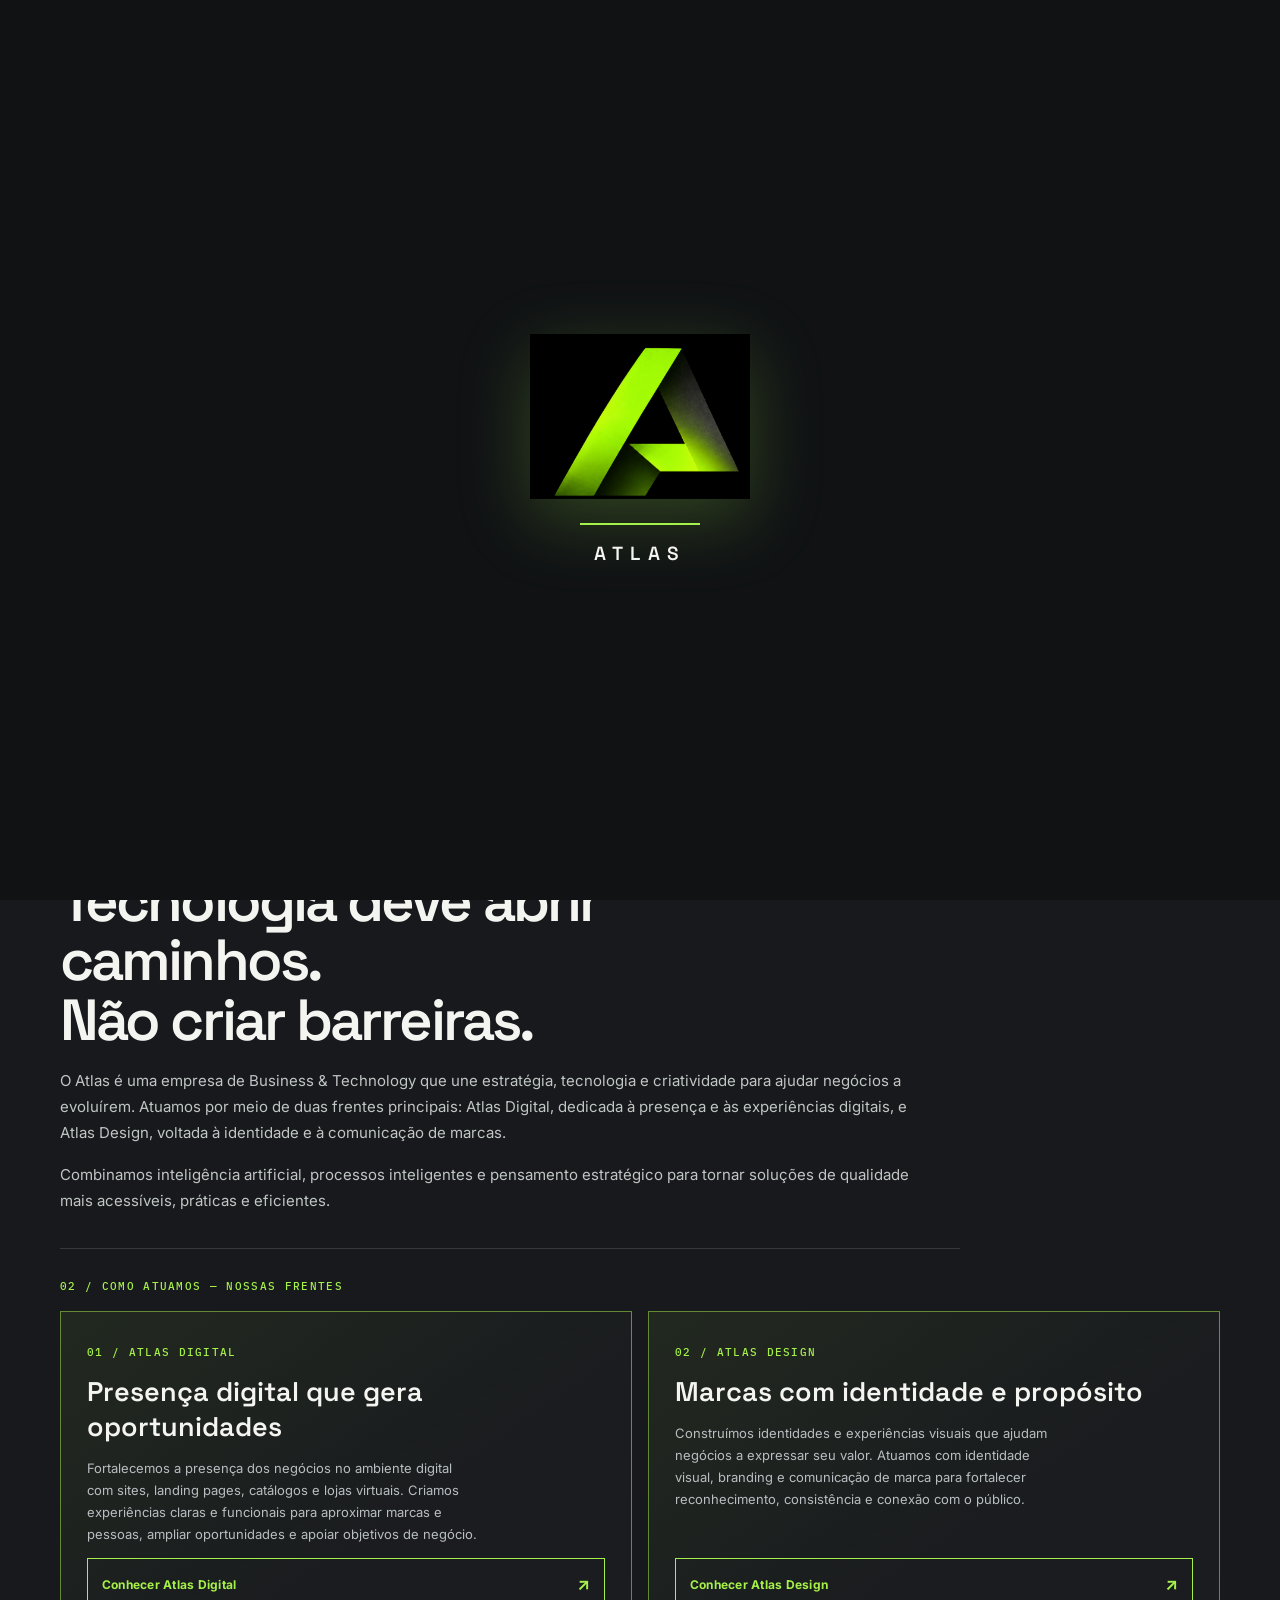
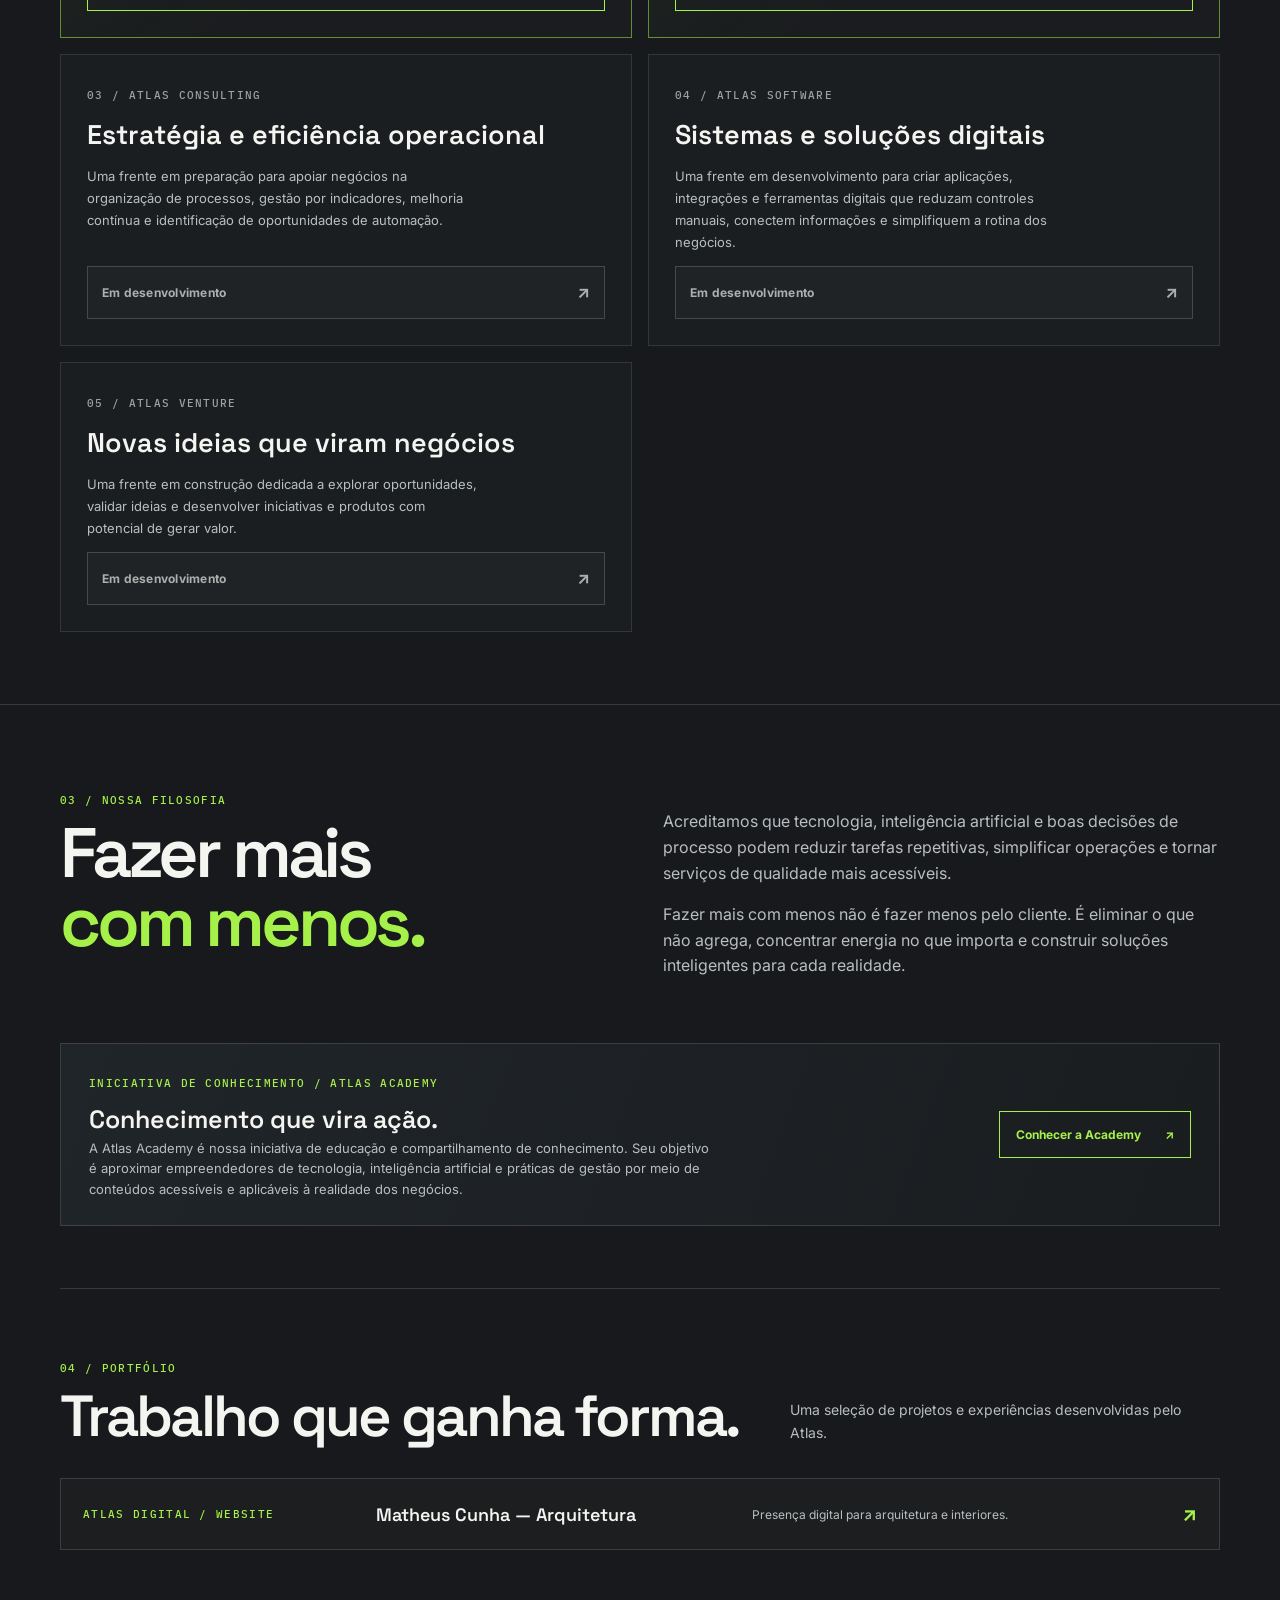
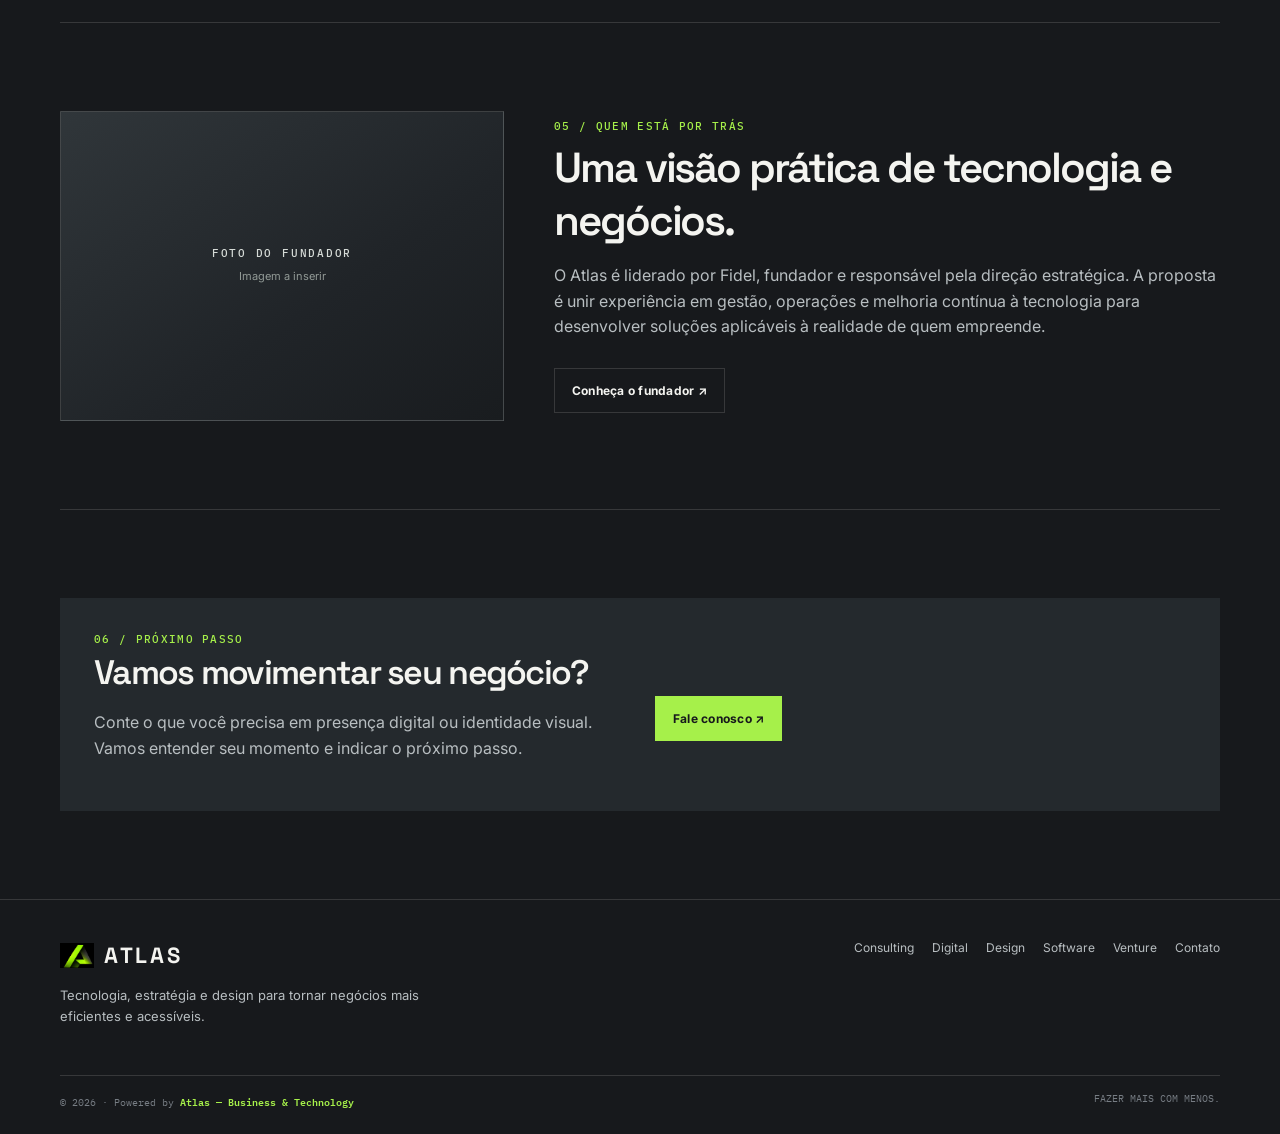
<file: atlas/index.html>
<!doctype html><html lang="pt-BR"><head><meta charset="utf-8"><meta name="viewport" content="width=device-width,initial-scale=1"><meta name="description" content="Atlas — Business & Technology. Estratégia, experiências digitais e identidade de marca para negócios."><meta name="theme-color" content="#17191C"><title>Início | Atlas</title><link rel="stylesheet" href="./assets/site.css"></head><body><div class="intro"><div class="intro-inner"><img class="intro-symbol" src="./assets/atlas-simbolo-A.png" alt="Atlas"><div class="intro-line"></div><div class="intro-word">ATLAS</div></div></div><header class="topbar wrap"><a class="brand" href="./index.html"><img src="./assets/atlas-simbolo-A.png" alt="Símbolo Atlas">ATLAS</a><button class="menu-toggle" aria-label="Abrir menu">MENU</button><nav class="nav"><a class="active" href="./index.html">Início</a><a class="" href="./consulting/index.html">Consulting</a><a class="" href="./digital/index.html">Digital</a><a class="" href="./design/index.html">Design</a><a class="" href="./software/index.html">Software</a><a class="" href="./venture/index.html">Venture</a></nav><a class="nav-cta" href="./contato/index.html">Fale conosco ↗</a></header>
<main>
<section class="hero wrap">
 <div class="reveal"><div class="mono">BUSINESS & TECHNOLOGY / ECOSSISTEMA DIGITAL</div><h1>O mundo mudou.<br><span>Seu negócio também.</span></h1><p>Unimos presença digital e design para ajudar negócios a se apresentarem melhor, conquistarem confiança e criarem novas oportunidades.</p><div class="actions"><a class="btn" href="#ecossistema">Conheça nossas soluções ↘</a></div></div>
 <div class="hero-art"><img src="./assets/atlas-logo-aprovado.png" alt="Logotipo Atlas"></div>
</section>
<section class="section wrap manifesto-ecosystem" id="ecossistema">
 <div class="manifesto-copy">
  <div class="mono">01 / O QUE É O ATLAS</div>
  <h2>Tecnologia deve abrir caminhos.<br>Não criar barreiras.</h2>
  <p>O Atlas é uma empresa de Business &amp; Technology que une estratégia, tecnologia e criatividade para ajudar negócios a evoluírem. Atuamos por meio de duas frentes principais: Atlas Digital, dedicada à presença e às experiências digitais, e Atlas Design, voltada à identidade e à comunicação de marcas.</p>
  <p>Combinamos inteligência artificial, processos inteligentes e pensamento estratégico para tornar soluções de qualidade mais acessíveis, práticas e eficientes.</p>
 </div>
 <div class="mono fronts-label">02 / COMO ATUAMOS — NOSSAS FRENTES</div>
 <div class="grid ecosystem-grid">
  <a class="unit-card is-live" href="./digital/index.html">
   <div><span class="mono">01 / ATLAS DIGITAL</span><h3>Presença digital que gera oportunidades</h3><p>Fortalecemos a presença dos negócios no ambiente digital com sites, landing pages, catálogos e lojas virtuais. Criamos experiências claras e funcionais para aproximar marcas e pessoas, ampliar oportunidades e apoiar objetivos de negócio.</p></div>
   <span class="unit-action">Conhecer Atlas Digital <b>↗</b></span>
  </a>
  <a class="unit-card is-live" href="./design/index.html">
   <div><span class="mono">02 / ATLAS DESIGN</span><h3>Marcas com identidade e propósito</h3><p>Construímos identidades e experiências visuais que ajudam negócios a expressar seu valor. Atuamos com identidade visual, branding e comunicação de marca para fortalecer reconhecimento, consistência e conexão com o público.</p></div>
   <span class="unit-action">Conhecer Atlas Design <b>↗</b></span>
  </a>
  <a class="unit-card is-soon" href="./consulting/index.html">
   <div><span class="mono">03 / ATLAS CONSULTING</span><h3>Estratégia e eficiência operacional</h3><p>Uma frente em preparação para apoiar negócios na organização de processos, gestão por indicadores, melhoria contínua e identificação de oportunidades de automação.</p></div>
   <span class="unit-action soon-action">Em desenvolvimento <b>↗</b></span>
  </a>
  <a class="unit-card is-soon" href="./software/index.html">
   <div><span class="mono">04 / ATLAS SOFTWARE</span><h3>Sistemas e soluções digitais</h3><p>Uma frente em desenvolvimento para criar aplicações, integrações e ferramentas digitais que reduzam controles manuais, conectem informações e simplifiquem a rotina dos negócios.</p></div>
   <span class="unit-action soon-action">Em desenvolvimento <b>↗</b></span>
  </a>
  <a class="unit-card is-soon" href="./venture/index.html">
   <div><span class="mono">05 / ATLAS VENTURE</span><h3>Novas ideias que viram negócios</h3><p>Uma frente em construção dedicada a explorar oportunidades, validar ideias e desenvolver iniciativas e produtos com potencial de gerar valor.</p></div>
   <span class="unit-action soon-action">Em desenvolvimento <b>↗</b></span>
  </a>
 </div>
</section>
<section class="section philosophy-section" id="filosofia">
 <div class="wrap two-col">
  <div><div class="mono">03 / NOSSA FILOSOFIA</div><h2 style="font:600 clamp(40px,6vw,70px)/.98 var(--display);letter-spacing:-.06em">Fazer mais<br><span class="lime">com menos.</span></h2></div>
  <div>
   <p class="muted">Acreditamos que tecnologia, inteligência artificial e boas decisões de processo podem reduzir tarefas repetitivas, simplificar operações e tornar serviços de qualidade mais acessíveis.</p>
   <p class="muted">Fazer mais com menos não é fazer menos pelo cliente. É eliminar o que não agrega, concentrar energia no que importa e construir soluções inteligentes para cada realidade.</p>
   
  </div>
 </div>
 <div class="wrap insights-bridge">
  <div><span class="mono">INICIATIVA DE CONHECIMENTO / ATLAS ACADEMY</span><h3>Conhecimento que vira ação.</h3><p>A Atlas Academy é nossa iniciativa de educação e compartilhamento de conhecimento. Seu objetivo é aproximar empreendedores de tecnologia, inteligência artificial e práticas de gestão por meio de conteúdos acessíveis e aplicáveis à realidade dos negócios.</p></div>
  <a class="insights-link" href="./academy/index.html">Conhecer a Academy <b>↗</b></a>
 </div>
</section>
<section class="section wrap portfolio-section">
 <div class="section-head">
  <div><div class="mono">04 / PORTFÓLIO</div><h2>Trabalho que ganha forma.</h2></div>
  <p class="section-intro">Uma seleção de projetos e experiências desenvolvidas pelo Atlas.</p>
 </div>
 <a class="portfolio-item" href="./digital/index.html">
  <span class="mono">ATLAS DIGITAL / WEBSITE</span>
  <strong>Matheus Cunha — Arquitetura</strong>
  <span>Presença digital para arquitetura e interiores.</span>
  <b>↗</b>
 </a>
</section>
<section class="section wrap">
 <div class="founder">
  <a class="founder-photo" href="./fundador/index.html" aria-label="Conheça o fundador do Atlas">
   <span>FOTO DO FUNDADOR</span><small>Imagem a inserir</small>
  </a>
  <div>
   <div class="mono">05 / QUEM ESTÁ POR TRÁS</div>
   <h2>Uma visão prática de tecnologia e negócios.</h2>
   <p class="muted">O Atlas é liderado por Fidel, fundador e responsável pela direção estratégica. A proposta é unir experiência em gestão, operações e melhoria contínua à tecnologia para desenvolver soluções aplicáveis à realidade de quem empreende.</p>
   <div class="actions">
    <a class="btn secondary" href="./fundador/index.html">Conheça o fundador ↗</a>
   </div>
  </div>
 </div>
</section>
<section class="section wrap"><div class="contact-panel"><div><div class="mono">06 / PRÓXIMO PASSO</div><h2>Vamos movimentar seu negócio?</h2><p class="muted">Conte o que você precisa em presença digital ou identidade visual. Vamos entender seu momento e indicar o próximo passo.</p></div><div class="actions" style="align-content:center"><a class="btn" href="./contato/index.html">Fale conosco ↗</a></div></div></section>
</main><footer class="footer"><div class="wrap"><div class="footer-top"><div><a class="brand" href="./index.html"><img src="./assets/atlas-simbolo-A.png" alt="">ATLAS</a><p class="muted" style="max-width:360px;font-size:13px">Tecnologia, estratégia e design para tornar negócios mais eficientes e acessíveis.</p></div><div class="footer-links"><a href="./consulting/index.html">Consulting</a><a href="./digital/index.html">Digital</a><a href="./design/index.html">Design</a><a href="./software/index.html">Software</a><a href="./venture/index.html">Venture</a><a href="./contato/index.html">Contato</a></div></div><div class="footer-bottom"><span>© <span data-year></span> · Powered by <strong class="powered-brand">Atlas — Business &amp; Technology</strong></span><span>FAZER MAIS COM MENOS.</span></div></div></footer><script src="./assets/site.js"></script></body></html>
</file>
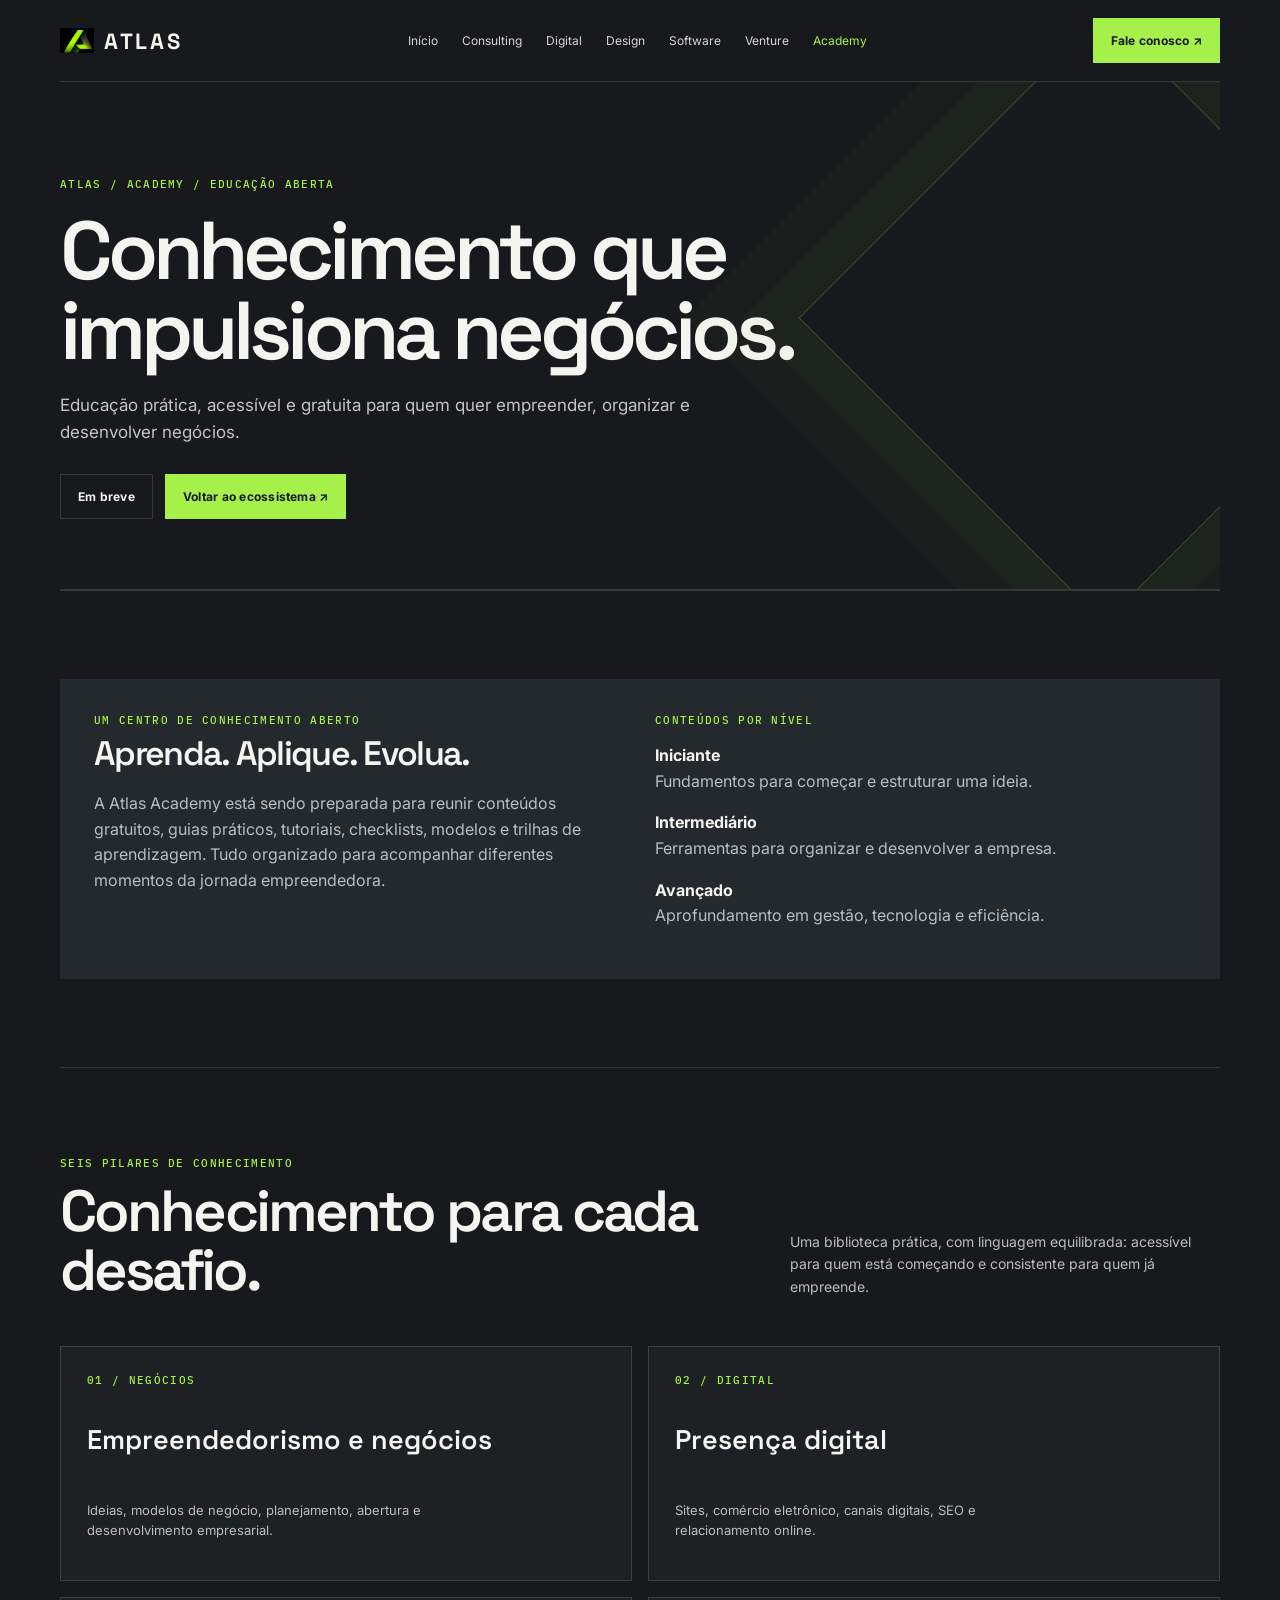
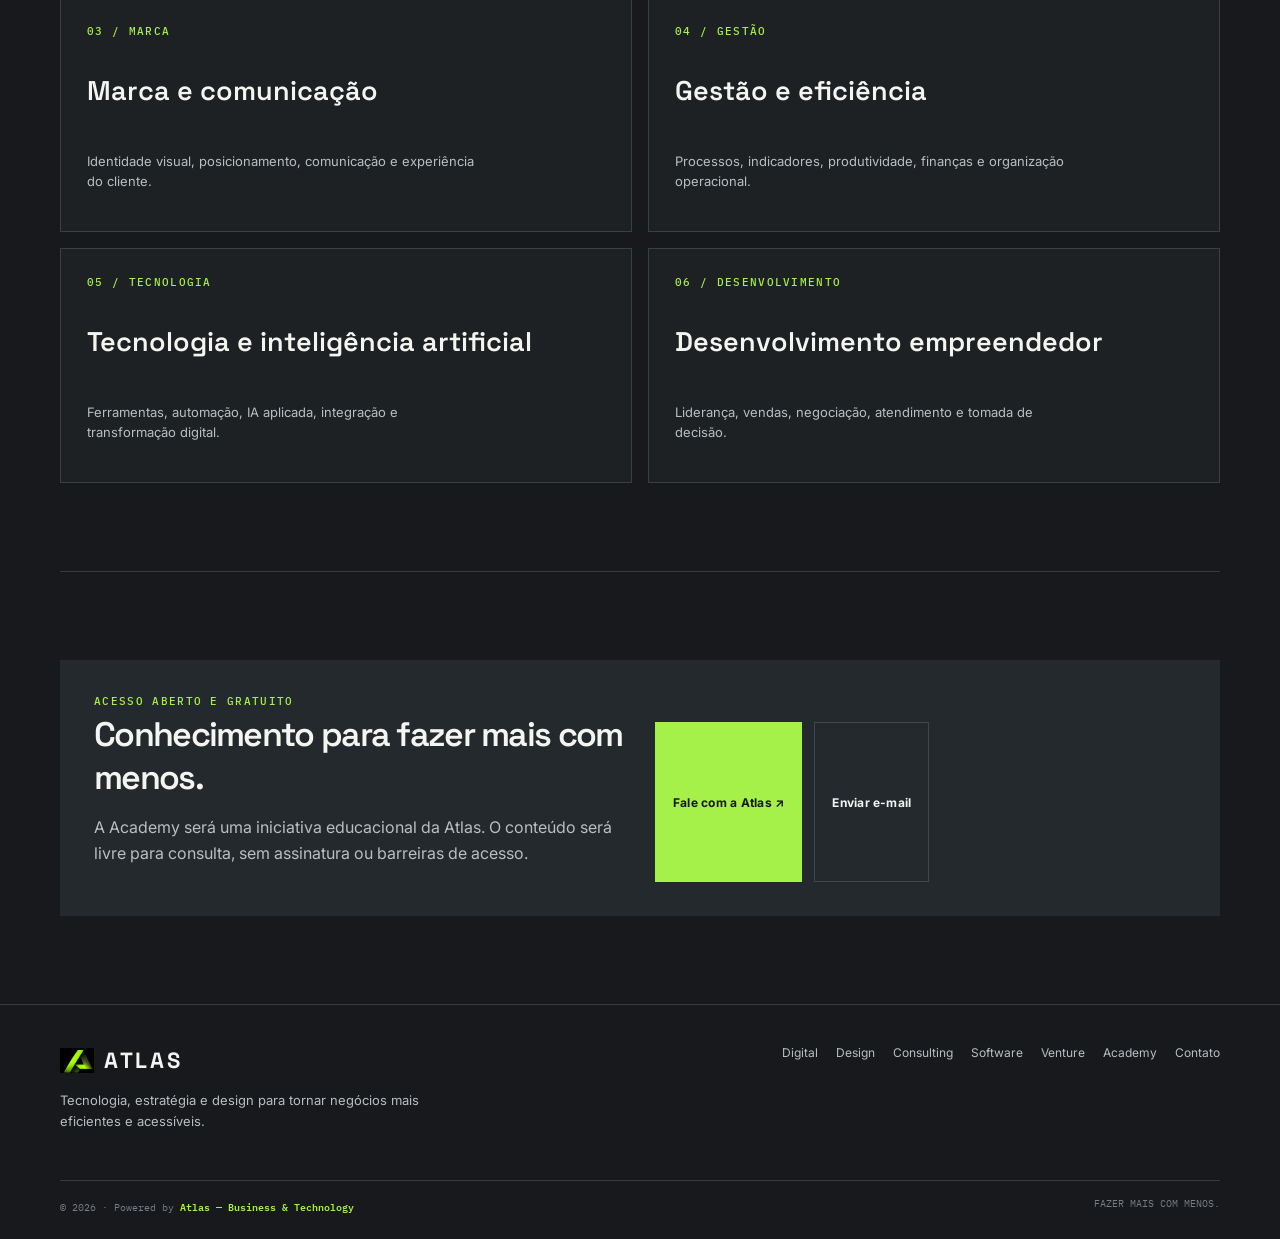
<file: atlas/academy/index.html>
<!doctype html><html lang="pt-BR"><head><meta charset="utf-8"><meta name="viewport" content="width=device-width,initial-scale=1"><meta name="description" content="Atlas Academy — conhecimento aberto e gratuito para empreendedores."><meta name="theme-color" content="#17191C"><title>Atlas Academy | Em breve</title><link rel="stylesheet" href="../assets/site.css"></head><body>
<header class="topbar wrap"><a class="brand" href="../index.html"><img src="../assets/atlas-simbolo-A.png" alt="Símbolo Atlas">ATLAS</a><button class="menu-toggle" aria-label="Abrir menu">MENU</button><nav class="nav"><a href="../index.html">Início</a><a href="../consulting/index.html">Consulting</a><a href="../digital/index.html">Digital</a><a href="../design/index.html">Design</a><a href="../software/index.html">Software</a><a href="../venture/index.html">Venture</a><a class="active" href="./index.html">Academy</a></nav><a class="nav-cta" href="../contato/index.html">Fale conosco ↗</a></header>
<main>
<section class="page-hero wrap"><div class="mono">ATLAS / ACADEMY / EDUCAÇÃO ABERTA</div><h1>Conhecimento que impulsiona negócios.</h1><p>Educação prática, acessível e gratuita para quem quer empreender, organizar e desenvolver negócios.</p><div class="actions"><span class="btn secondary" aria-label="Atlas Academy em breve">Em breve</span><a class="btn" href="../index.html#ecossistema">Voltar ao ecossistema ↗</a></div></section>
<section class="section wrap"><div class="contact-panel"><div><div class="mono">UM CENTRO DE CONHECIMENTO ABERTO</div><h2>Aprenda. Aplique. Evolua.</h2><p class="muted">A Atlas Academy está sendo preparada para reunir conteúdos gratuitos, guias práticos, tutoriais, checklists, modelos e trilhas de aprendizagem. Tudo organizado para acompanhar diferentes momentos da jornada empreendedora.</p></div><div><div class="mono">CONTEÚDOS POR NÍVEL</div><p><strong>Iniciante</strong><br><span class="muted">Fundamentos para começar e estruturar uma ideia.</span></p><p><strong>Intermediário</strong><br><span class="muted">Ferramentas para organizar e desenvolver a empresa.</span></p><p><strong>Avançado</strong><br><span class="muted">Aprofundamento em gestão, tecnologia e eficiência.</span></p></div></div></section>
<section class="section wrap"><div class="section-head"><div><div class="mono">SEIS PILARES DE CONHECIMENTO</div><h2>Conhecimento para cada desafio.</h2></div><p class="section-intro">Uma biblioteca prática, com linguagem equilibrada: acessível para quem está começando e consistente para quem já empreende.</p></div><div class="grid ecosystem-grid">
<div class="unit-card"><span class="mono">01 / NEGÓCIOS</span><h3>Empreendedorismo e negócios</h3><p>Ideias, modelos de negócio, planejamento, abertura e desenvolvimento empresarial.</p></div>
<div class="unit-card"><span class="mono">02 / DIGITAL</span><h3>Presença digital</h3><p>Sites, comércio eletrônico, canais digitais, SEO e relacionamento online.</p></div>
<div class="unit-card"><span class="mono">03 / MARCA</span><h3>Marca e comunicação</h3><p>Identidade visual, posicionamento, comunicação e experiência do cliente.</p></div>
<div class="unit-card"><span class="mono">04 / GESTÃO</span><h3>Gestão e eficiência</h3><p>Processos, indicadores, produtividade, finanças e organização operacional.</p></div>
<div class="unit-card"><span class="mono">05 / TECNOLOGIA</span><h3>Tecnologia e inteligência artificial</h3><p>Ferramentas, automação, IA aplicada, integração e transformação digital.</p></div>
<div class="unit-card"><span class="mono">06 / DESENVOLVIMENTO</span><h3>Desenvolvimento empreendedor</h3><p>Liderança, vendas, negociação, atendimento e tomada de decisão.</p></div>
</div></section>
<section class="section wrap"><div class="contact-panel"><div><div class="mono">ACESSO ABERTO E GRATUITO</div><h2>Conhecimento para fazer mais com menos.</h2><p class="muted">A Academy será uma iniciativa educacional da Atlas. O conteúdo será livre para consulta, sem assinatura ou barreiras de acesso.</p></div><div class="actions"><a class="btn" href="https://wa.me/5589999043736" target="_blank" rel="noopener">Fale com a Atlas ↗</a><a class="btn secondary" href="mailto:atlas.projeto24@gmail.com?subject=Atlas%20Academy">Enviar e-mail</a></div></div></section>
</main><footer class="footer"><div class="wrap"><div class="footer-top"><div><a class="brand" href="../index.html"><img src="../assets/atlas-simbolo-A.png" alt="">ATLAS</a><p class="muted" style="max-width:360px;font-size:13px">Tecnologia, estratégia e design para tornar negócios mais eficientes e acessíveis.</p></div><div class="footer-links"><a href="../digital/index.html">Digital</a><a href="../design/index.html">Design</a><a href="../consulting/index.html">Consulting</a><a href="../software/index.html">Software</a><a href="../venture/index.html">Venture</a><a href="./index.html">Academy</a><a href="../contato/index.html">Contato</a></div></div><div class="footer-bottom"><span>© <span data-year></span> · Powered by <strong class="powered-brand">Atlas — Business &amp; Technology</strong></span><span>FAZER MAIS COM MENOS.</span></div></div></footer><script src="../assets/site.js"></script></body></html>
</file>
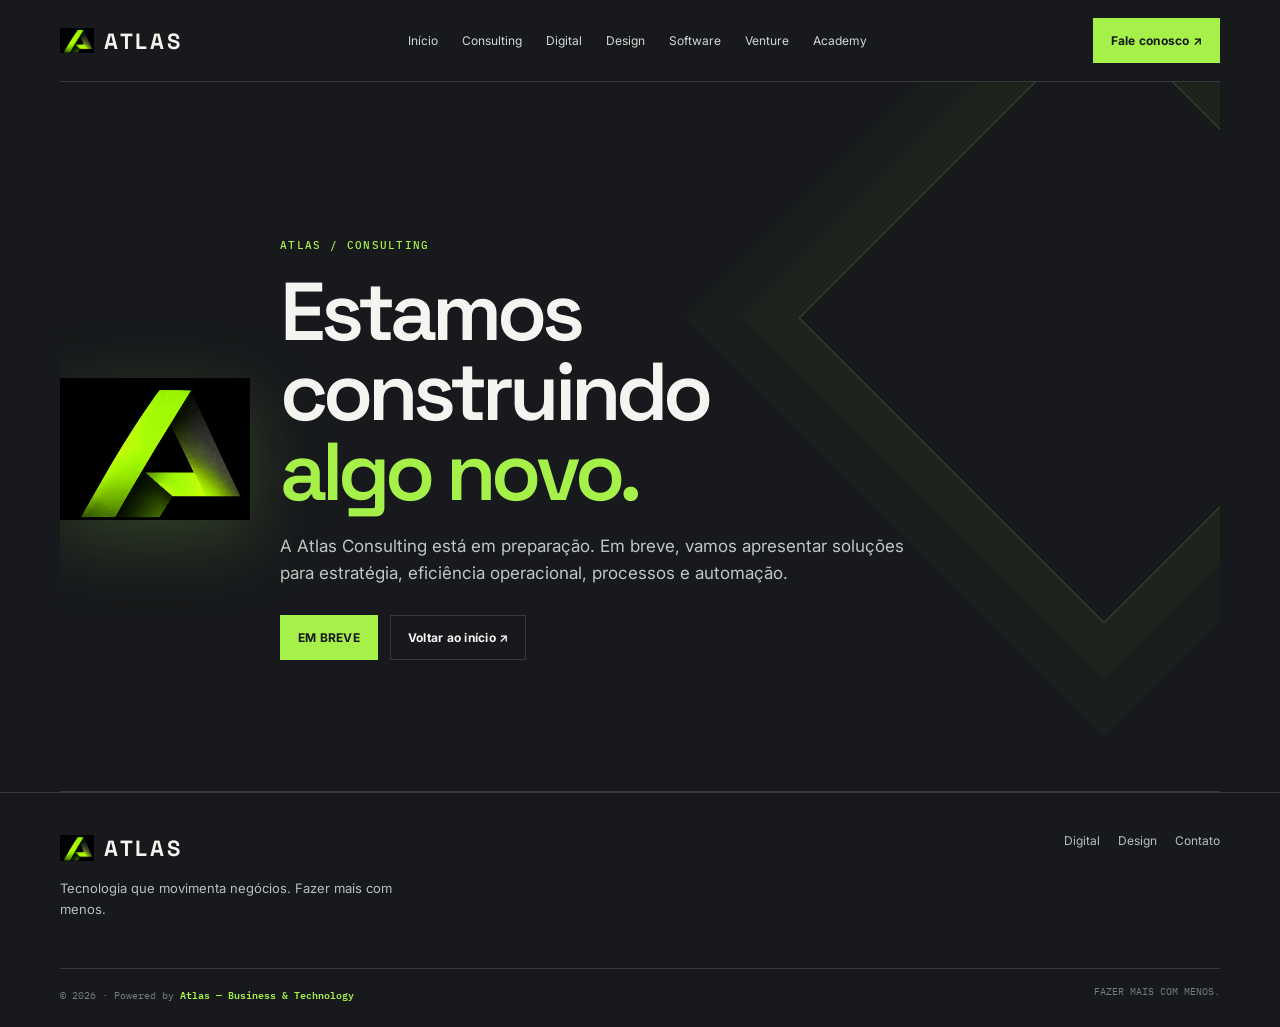
<file: atlas/consulting/index.html>
<!doctype html><html lang="pt-BR"><head><meta charset="utf-8"><meta name="viewport" content="width=device-width,initial-scale=1"><meta name="description" content="A Atlas Consulting está em preparação. Em breve, vamos apresentar soluções para estratégia, eficiência operacional, processos e automação."><meta name="theme-color" content="#17191C"><title>Atlas Consulting | Atlas — Em breve</title><link rel="stylesheet" href="../assets/site.css"></head><body>
<header class="topbar wrap"><a class="brand" href="../index.html"><img src="../assets/atlas-simbolo-A.png" alt="Símbolo Atlas">ATLAS</a><button class="menu-toggle" aria-label="Abrir menu">MENU</button><nav class="nav"><a href="../index.html">Início</a><a href="../consulting/index.html">Consulting</a><a href="../digital/index.html">Digital</a><a href="../design/index.html">Design</a><a href="../software/index.html">Software</a><a href="../venture/index.html">Venture</a><a href="../academy/index.html">Academy</a></nav><a class="nav-cta" href="../contato/index.html">Fale conosco ↗</a></header>
<main><section class="page-hero wrap" style="min-height:calc(100vh - 190px);display:flex;flex-direction:column;justify-content:center;"><div style="display:flex;align-items:center;gap:30px;flex-wrap:wrap;position:relative;z-index:1"><img src="../assets/atlas-simbolo-A.png" alt="Símbolo Atlas" style="width:min(32vw,190px);height:auto;filter:drop-shadow(0 20px 35px rgba(166,240,74,.18))"><div style="max-width:650px"><div class="mono">ATLAS / CONSULTING</div><h1 style="font-size:clamp(48px,7vw,82px)">Estamos construindo<br><span class="lime">algo novo.</span></h1><p>A Atlas Consulting está em preparação. Em breve, vamos apresentar soluções para estratégia, eficiência operacional, processos e automação.</p><div class="actions"><span class="btn" style="cursor:default">EM BREVE</span><a class="btn secondary" href="../index.html">Voltar ao início ↗</a></div></div></div></section></main>
<footer class="footer"><div class="wrap"><div class="footer-top"><div><a class="brand" href="../index.html"><img src="../assets/atlas-simbolo-A.png" alt="">ATLAS</a><p class="muted" style="max-width:360px;font-size:13px">Tecnologia que movimenta negócios. Fazer mais com menos.</p></div><div class="footer-links"><a href="../digital/index.html">Digital</a><a href="../design/index.html">Design</a><a href="../contato/index.html">Contato</a></div></div><div class="footer-bottom"><span>© <span data-year></span> · Powered by <strong class="powered-brand">Atlas — Business &amp; Technology</strong></span><span>FAZER MAIS COM MENOS.</span></div></div></footer><script src="../assets/site.js"></script></body></html>
</file>
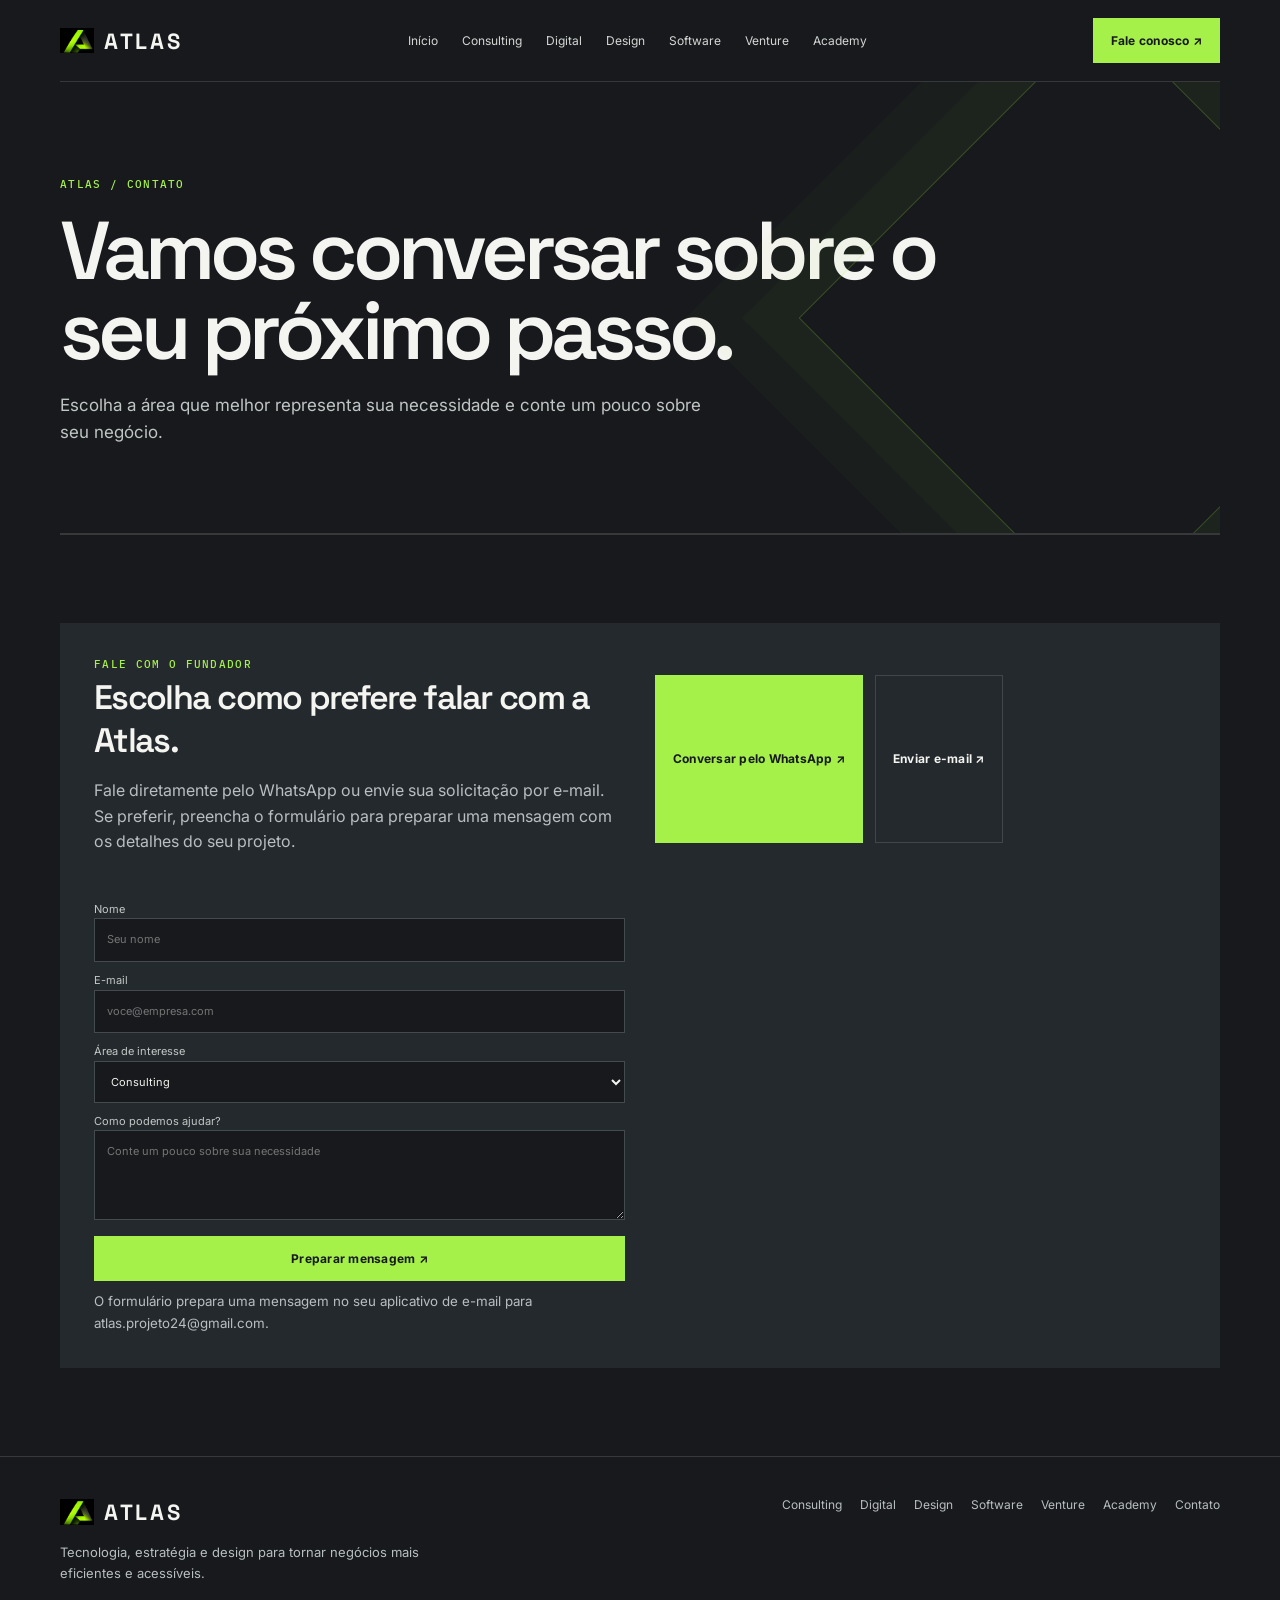
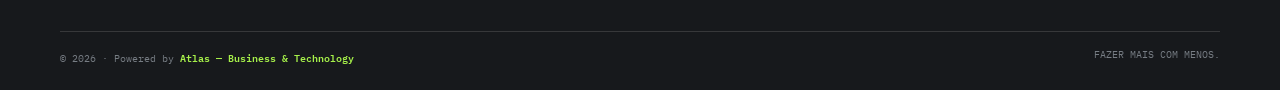
<file: atlas/contato/index.html>
<!doctype html><html lang="pt-BR"><head><meta charset="utf-8"><meta name="viewport" content="width=device-width,initial-scale=1"><meta name="description" content="Atlas — tecnologia, estratégia e design para negócios."><meta name="theme-color" content="#17191C"><title>Contato | Atlas</title><link rel="stylesheet" href="../assets/site.css"></head><body><header class="topbar wrap"><a class="brand" href="../index.html"><img src="../assets/atlas-simbolo-A.png" alt="Símbolo Atlas">ATLAS</a><button class="menu-toggle" aria-label="Abrir menu">MENU</button><nav class="nav"><a class="" href="../index.html">Início</a><a class="" href="../consulting/index.html">Consulting</a><a class="" href="../digital/index.html">Digital</a><a class="" href="../design/index.html">Design</a><a class="" href="../software/index.html">Software</a><a class="" href="../venture/index.html">Venture</a><a class="" href="../academy/index.html">Academy</a></nav><a class="nav-cta" href="../contato/index.html">Fale conosco ↗</a></header><main><section class="page-hero wrap"><div class="mono">ATLAS / CONTATO</div><h1>Vamos conversar sobre o seu próximo passo.</h1><p>Escolha a área que melhor representa sua necessidade e conte um pouco sobre seu negócio.</p></section><section class="section wrap"><div class="contact-panel"><div><div class="mono">FALE COM O FUNDADOR</div><h2>Escolha como prefere falar com a Atlas.</h2><p class="muted">Fale diretamente pelo WhatsApp ou envie sua solicitação por e-mail. Se preferir, preencha o formulário para preparar uma mensagem com os detalhes do seu projeto.</p></div><div class="actions" style="margin:18px 0 28px"><a class="btn" href="https://wa.me/5589999043736" target="_blank" rel="noopener">Conversar pelo WhatsApp ↗</a><a class="btn secondary" href="mailto:atlas.projeto24@gmail.com?subject=Contato%20%E2%80%94%20Atlas">Enviar e-mail ↗</a></div><form class="form" data-contact-form><label>Nome<input name="name" required placeholder="Seu nome"></label><label>E-mail<input type="email" name="email" required placeholder="voce@empresa.com"></label><label>Área de interesse<select name="area"><option>Consulting</option><option>Digital</option><option>Design</option><option>Software</option><option>Venture</option><option>Academy</option><option>Não sei ainda</option></select></label><label>Como podemos ajudar?<textarea name="message" placeholder="Conte um pouco sobre sua necessidade"></textarea></label><button class="btn" type="submit">Preparar mensagem ↗</button><small class="muted">O formulário prepara uma mensagem no seu aplicativo de e-mail para atlas.projeto24@gmail.com.</small></form></div></section></main><footer class="footer"><div class="wrap"><div class="footer-top"><div><a class="brand" href="../index.html"><img src="../assets/atlas-simbolo-A.png" alt="">ATLAS</a><p class="muted" style="max-width:360px;font-size:13px">Tecnologia, estratégia e design para tornar negócios mais eficientes e acessíveis.</p></div><div class="footer-links"><a href="../consulting/index.html">Consulting</a><a href="../digital/index.html">Digital</a><a href="../design/index.html">Design</a><a href="../software/index.html">Software</a><a href="../venture/index.html">Venture</a><a href="../academy/index.html">Academy</a><a href="../contato/index.html">Contato</a></div></div><div class="footer-bottom"><span>© <span data-year></span> · Powered by <strong class="powered-brand">Atlas — Business &amp; Technology</strong></span><span>FAZER MAIS COM MENOS.</span></div></div></footer><script src="../assets/site.js"></script></body></html>
</file>
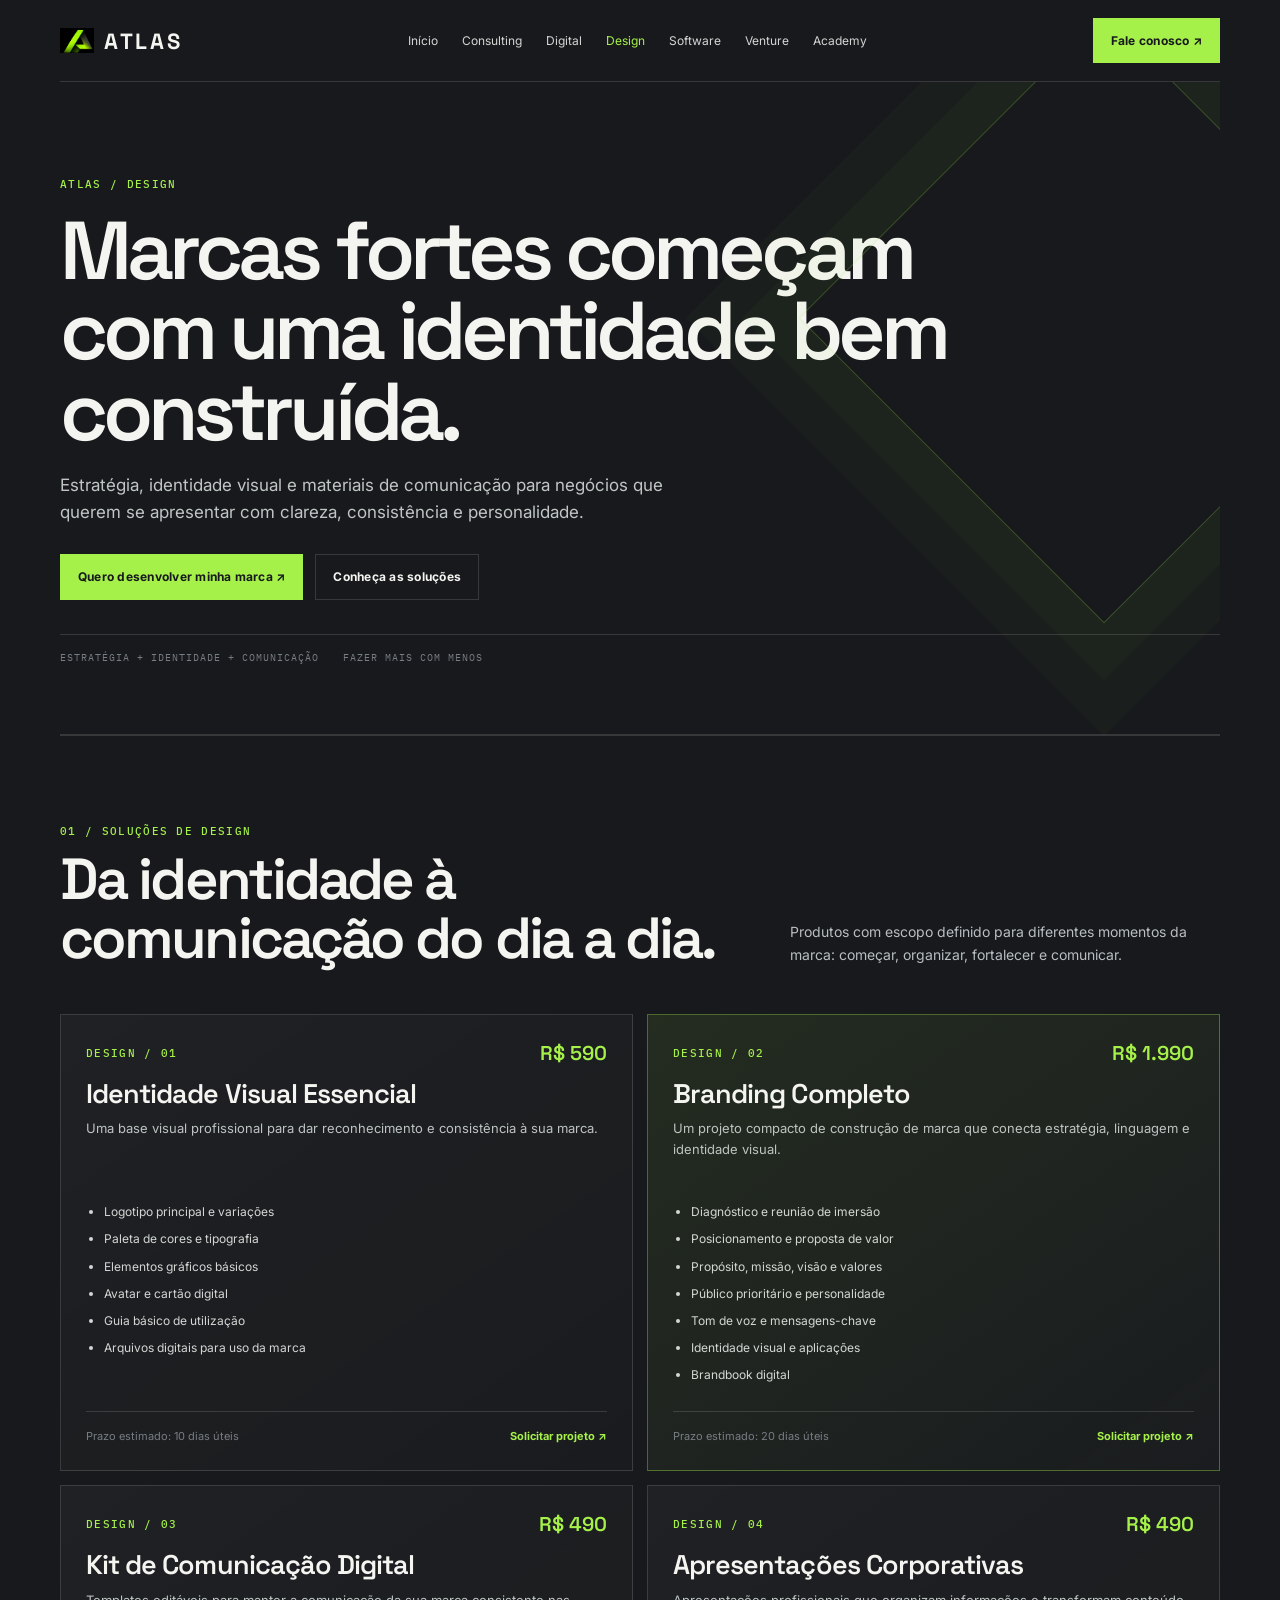
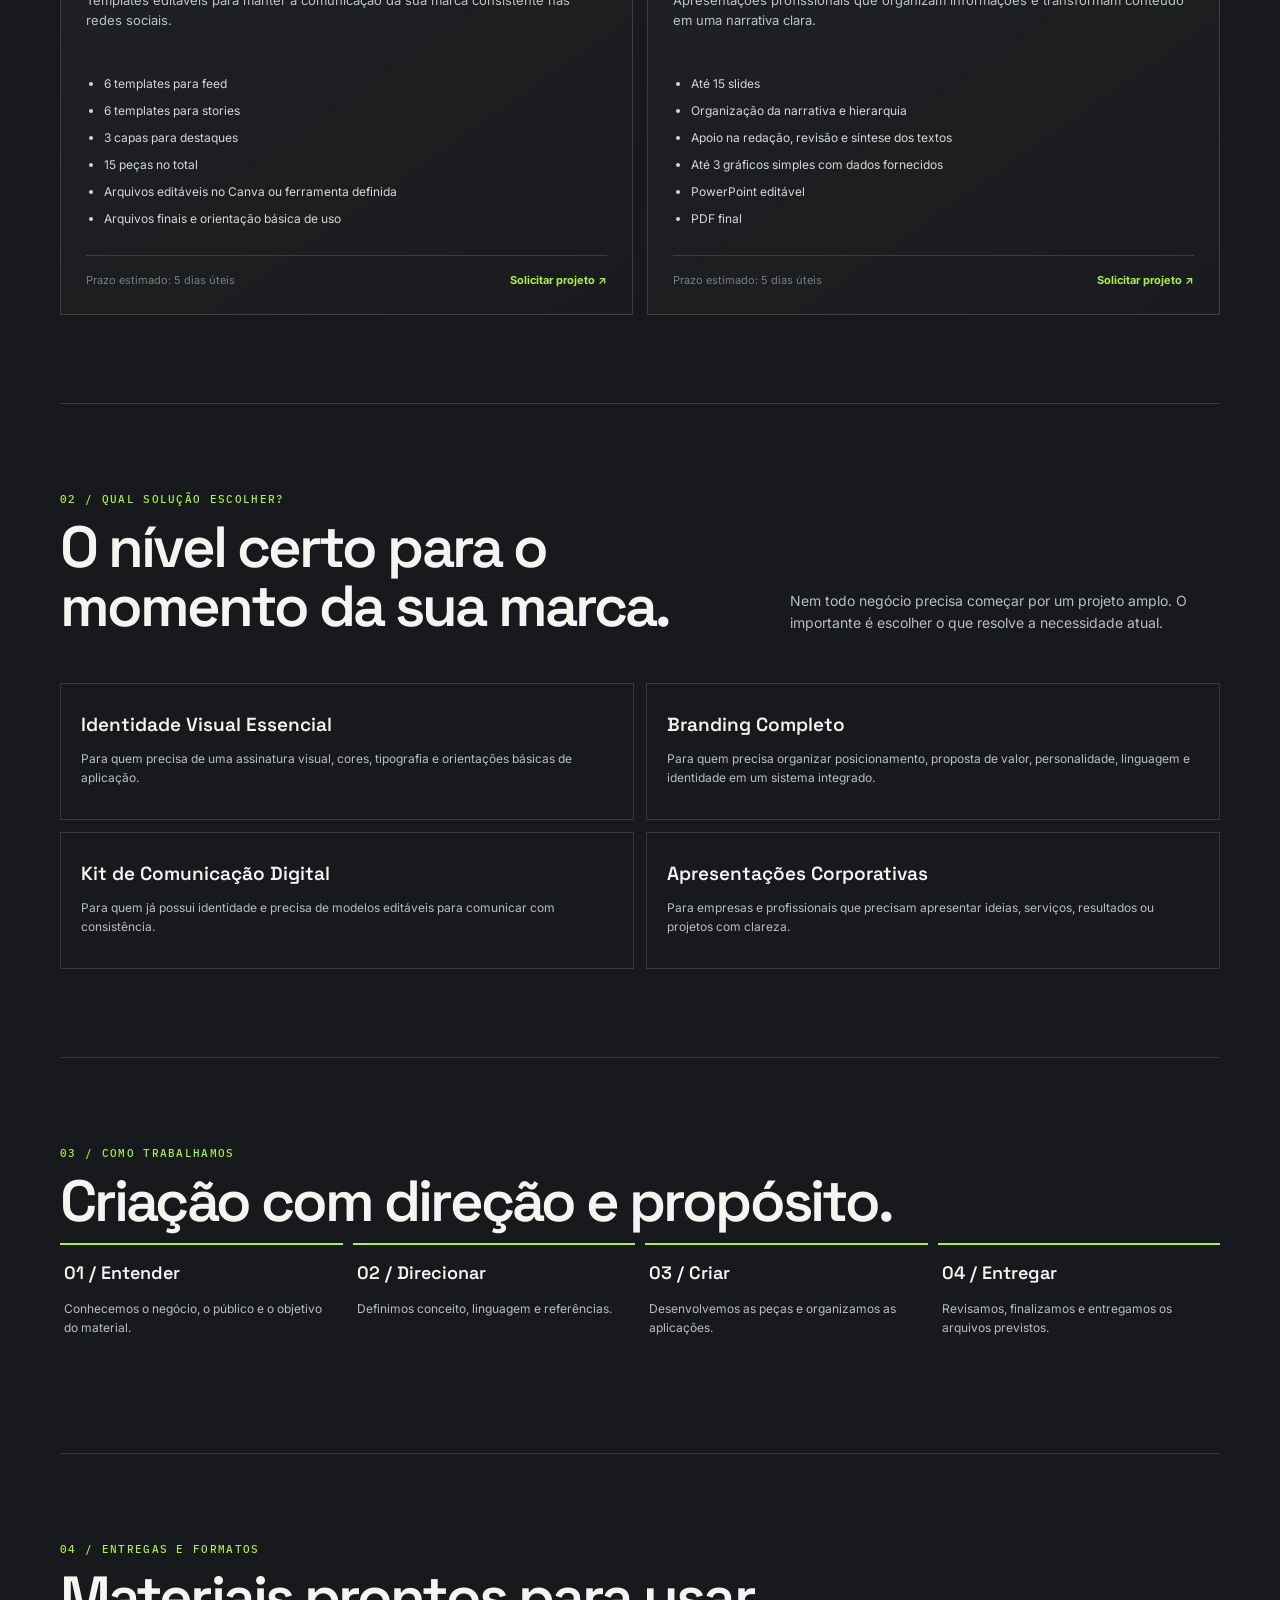
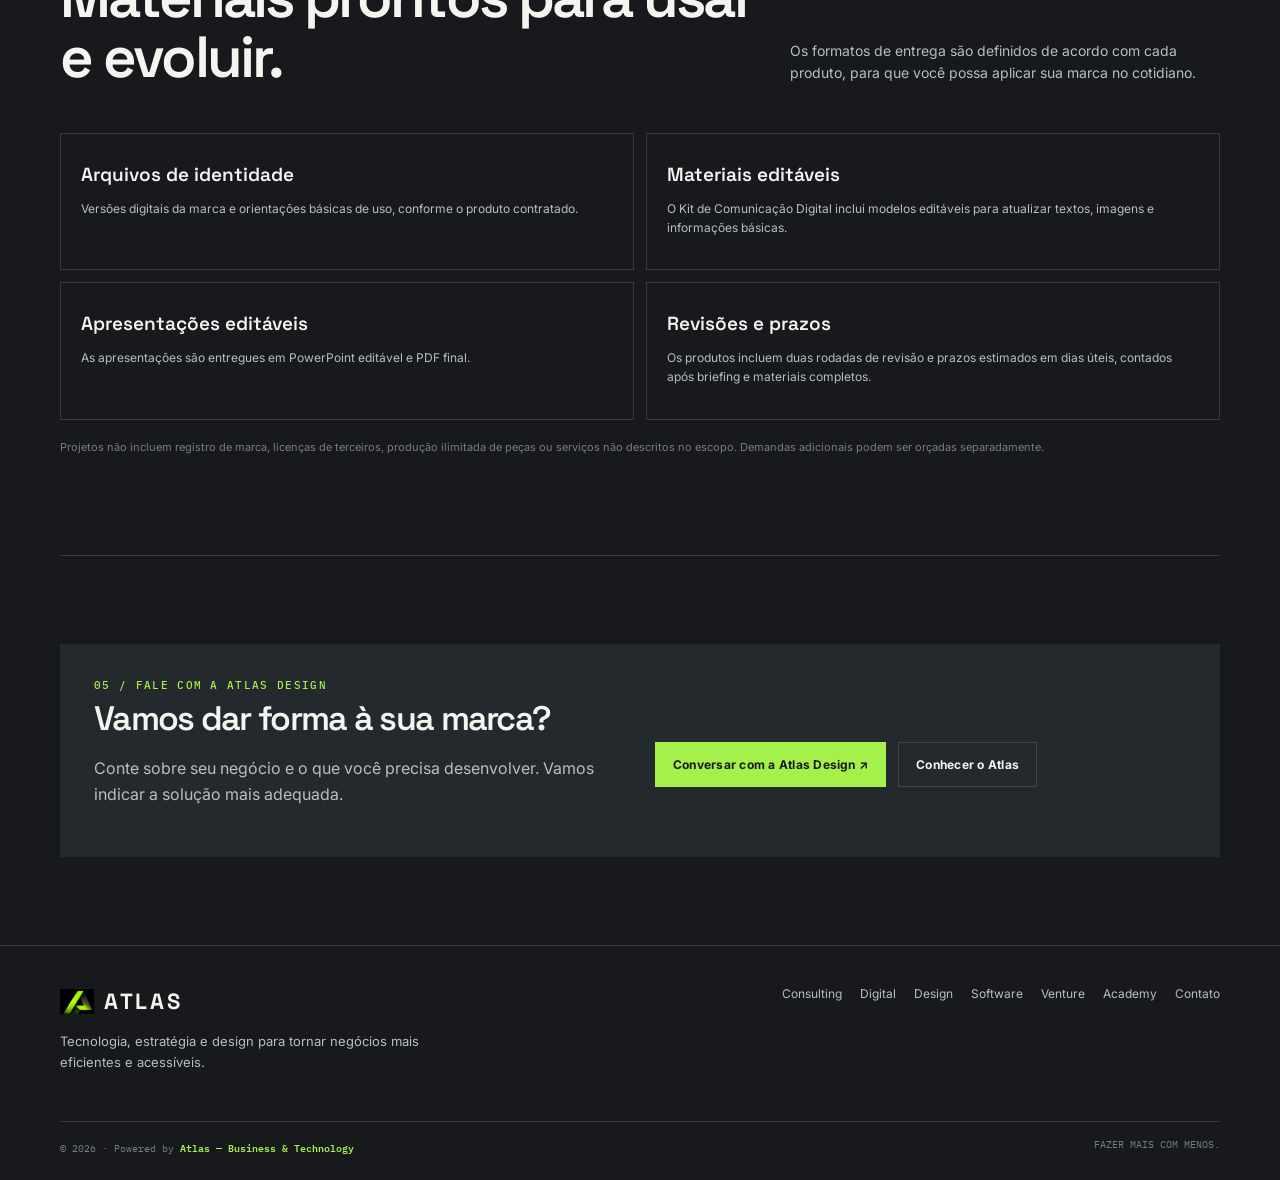
<file: atlas/design/index.html>
<!doctype html><html lang="pt-BR"><head><meta charset="utf-8"><meta name="viewport" content="width=device-width,initial-scale=1"><meta name="description" content="Atlas Design — identidade visual, branding, comunicação digital e apresentações corporativas."><meta name="theme-color" content="#17191C"><title>Atlas Design | Atlas</title><link rel="stylesheet" href="../assets/site.css"></head><body><header class="topbar wrap"><a class="brand" href="../index.html"><img src="../assets/atlas-simbolo-A.png" alt="Símbolo Atlas">ATLAS</a><button class="menu-toggle" aria-label="Abrir menu">MENU</button><nav class="nav"><a class="" href="../index.html">Início</a><a class="" href="../consulting/index.html">Consulting</a><a class="" href="../digital/index.html">Digital</a><a class="active" href="../design/index.html">Design</a><a class="" href="../software/index.html">Software</a><a class="" href="../venture/index.html">Venture</a><a class="" href="../academy/index.html">Academy</a></nav><a class="nav-cta" href="../contato/index.html">Fale conosco ↗</a></header><main><section class="page-hero wrap"><div class="mono">ATLAS / DESIGN</div><h1>Marcas fortes começam com uma identidade bem construída.</h1><p>Estratégia, identidade visual e materiais de comunicação para negócios que querem se apresentar com clareza, consistência e personalidade.</p><div class="actions"><a class="btn" href="../contato/index.html?area=design">Quero desenvolver minha marca ↗</a><a class="btn secondary" href="#servicos">Conheça as soluções</a></div><div class="hero-meta"><span>ESTRATÉGIA + IDENTIDADE + COMUNICAÇÃO</span><span>FAZER MAIS COM MENOS</span></div></section><section class="section wrap" id="servicos"><div class="section-head"><div><div class="mono">01 / SOLUÇÕES DE DESIGN</div><h2>Da identidade à comunicação do dia a dia.</h2></div><p class="section-intro">Produtos com escopo definido para diferentes momentos da marca: começar, organizar, fortalecer e comunicar.</p></div><div class="product-grid">
<article class="product-card"><div class="product-top"><span class="mono">DESIGN / 01</span><span class="price">R$ 590</span></div><h3>Identidade Visual Essencial</h3><p>Uma base visual profissional para dar reconhecimento e consistência à sua marca.</p><ul><li>Logotipo principal e variações</li><li>Paleta de cores e tipografia</li><li>Elementos gráficos básicos</li><li>Avatar e cartão digital</li><li>Guia básico de utilização</li><li>Arquivos digitais para uso da marca</li></ul><div class="product-foot"><span>Prazo estimado: 10 dias úteis</span><a href="../contato/index.html?area=identidade-visual">Solicitar projeto ↗</a></div></article>
<article class="product-card featured"><div class="product-top"><span class="mono">DESIGN / 02</span><span class="price">R$ 1.990</span></div><h3>Branding Completo</h3><p>Um projeto compacto de construção de marca que conecta estratégia, linguagem e identidade visual.</p><ul><li>Diagnóstico e reunião de imersão</li><li>Posicionamento e proposta de valor</li><li>Propósito, missão, visão e valores</li><li>Público prioritário e personalidade</li><li>Tom de voz e mensagens-chave</li><li>Identidade visual e aplicações</li><li>Brandbook digital</li></ul><div class="product-foot"><span>Prazo estimado: 20 dias úteis</span><a href="../contato/index.html?area=branding">Solicitar projeto ↗</a></div></article>
<article class="product-card"><div class="product-top"><span class="mono">DESIGN / 03</span><span class="price">R$ 490</span></div><h3>Kit de Comunicação Digital</h3><p>Templates editáveis para manter a comunicação da sua marca consistente nas redes sociais.</p><ul><li>6 templates para feed</li><li>6 templates para stories</li><li>3 capas para destaques</li><li>15 peças no total</li><li>Arquivos editáveis no Canva ou ferramenta definida</li><li>Arquivos finais e orientação básica de uso</li></ul><div class="product-foot"><span>Prazo estimado: 5 dias úteis</span><a href="../contato/index.html?area=kit-digital">Solicitar projeto ↗</a></div></article>
<article class="product-card"><div class="product-top"><span class="mono">DESIGN / 04</span><span class="price">R$ 490</span></div><h3>Apresentações Corporativas</h3><p>Apresentações profissionais que organizam informações e transformam conteúdo em uma narrativa clara.</p><ul><li>Até 15 slides</li><li>Organização da narrativa e hierarquia</li><li>Apoio na redação, revisão e síntese dos textos</li><li>Até 3 gráficos simples com dados fornecidos</li><li>PowerPoint editável</li><li>PDF final</li></ul><div class="product-foot"><span>Prazo estimado: 5 dias úteis</span><a href="../contato/index.html?area=apresentacoes">Solicitar projeto ↗</a></div></article>
</div></section><section class="section wrap"><div class="section-head"><div><div class="mono">02 / QUAL SOLUÇÃO ESCOLHER?</div><h2>O nível certo para o momento da sua marca.</h2></div><p class="section-intro">Nem todo negócio precisa começar por um projeto amplo. O importante é escolher o que resolve a necessidade atual.</p></div><div class="service-list"><div class="service"><h3>Identidade Visual Essencial</h3><p>Para quem precisa de uma assinatura visual, cores, tipografia e orientações básicas de aplicação.</p></div><div class="service"><h3>Branding Completo</h3><p>Para quem precisa organizar posicionamento, proposta de valor, personalidade, linguagem e identidade em um sistema integrado.</p></div><div class="service"><h3>Kit de Comunicação Digital</h3><p>Para quem já possui identidade e precisa de modelos editáveis para comunicar com consistência.</p></div><div class="service"><h3>Apresentações Corporativas</h3><p>Para empresas e profissionais que precisam apresentar ideias, serviços, resultados ou projetos com clareza.</p></div></div></section><section class="section wrap"><div class="mono">03 / COMO TRABALHAMOS</div><h2>Criação com direção e propósito.</h2><div class="steps"><div class="step"><b>01 / Entender</b><p>Conhecemos o negócio, o público e o objetivo do material.</p></div><div class="step"><b>02 / Direcionar</b><p>Definimos conceito, linguagem e referências.</p></div><div class="step"><b>03 / Criar</b><p>Desenvolvemos as peças e organizamos as aplicações.</p></div><div class="step"><b>04 / Entregar</b><p>Revisamos, finalizamos e entregamos os arquivos previstos.</p></div></div></section><section class="section wrap"><div class="section-head"><div><div class="mono">04 / ENTREGAS E FORMATOS</div><h2>Materiais prontos para usar e evoluir.</h2></div><p class="section-intro">Os formatos de entrega são definidos de acordo com cada produto, para que você possa aplicar sua marca no cotidiano.</p></div><div class="service-list"><div class="service"><h3>Arquivos de identidade</h3><p>Versões digitais da marca e orientações básicas de uso, conforme o produto contratado.</p></div><div class="service"><h3>Materiais editáveis</h3><p>O Kit de Comunicação Digital inclui modelos editáveis para atualizar textos, imagens e informações básicas.</p></div><div class="service"><h3>Apresentações editáveis</h3><p>As apresentações são entregues em PowerPoint editável e PDF final.</p></div><div class="service"><h3>Revisões e prazos</h3><p>Os produtos incluem duas rodadas de revisão e prazos estimados em dias úteis, contados após briefing e materiais completos.</p></div></div><p class="fineprint">Projetos não incluem registro de marca, licenças de terceiros, produção ilimitada de peças ou serviços não descritos no escopo. Demandas adicionais podem ser orçadas separadamente.</p></section><section class="section wrap"><div class="contact-panel"><div><div class="mono">05 / FALE COM A ATLAS DESIGN</div><h2>Vamos dar forma à sua marca?</h2><p class="muted">Conte sobre seu negócio e o que você precisa desenvolver. Vamos indicar a solução mais adequada.</p></div><div class="actions" style="align-content:center"><a class="btn" href="../contato/index.html?area=design">Conversar com a Atlas Design ↗</a><a class="btn secondary" href="../index.html">Conhecer o Atlas</a></div></div></section></main><footer class="footer"><div class="wrap"><div class="footer-top"><div><a class="brand" href="../index.html"><img src="../assets/atlas-simbolo-A.png" alt="">ATLAS</a><p class="muted" style="max-width:360px;font-size:13px">Tecnologia, estratégia e design para tornar negócios mais eficientes e acessíveis.</p></div><div class="footer-links"><a href="../consulting/index.html">Consulting</a><a href="../digital/index.html">Digital</a><a href="../design/index.html">Design</a><a href="../software/index.html">Software</a><a href="../venture/index.html">Venture</a><a href="../academy/index.html">Academy</a><a href="../contato/index.html">Contato</a></div></div><div class="footer-bottom"><span>© <span data-year></span> · Powered by <strong class="powered-brand">Atlas — Business &amp; Technology</strong></span><span>FAZER MAIS COM MENOS.</span></div></div></footer><script src="../assets/site.js"></script></body></html>
</file>
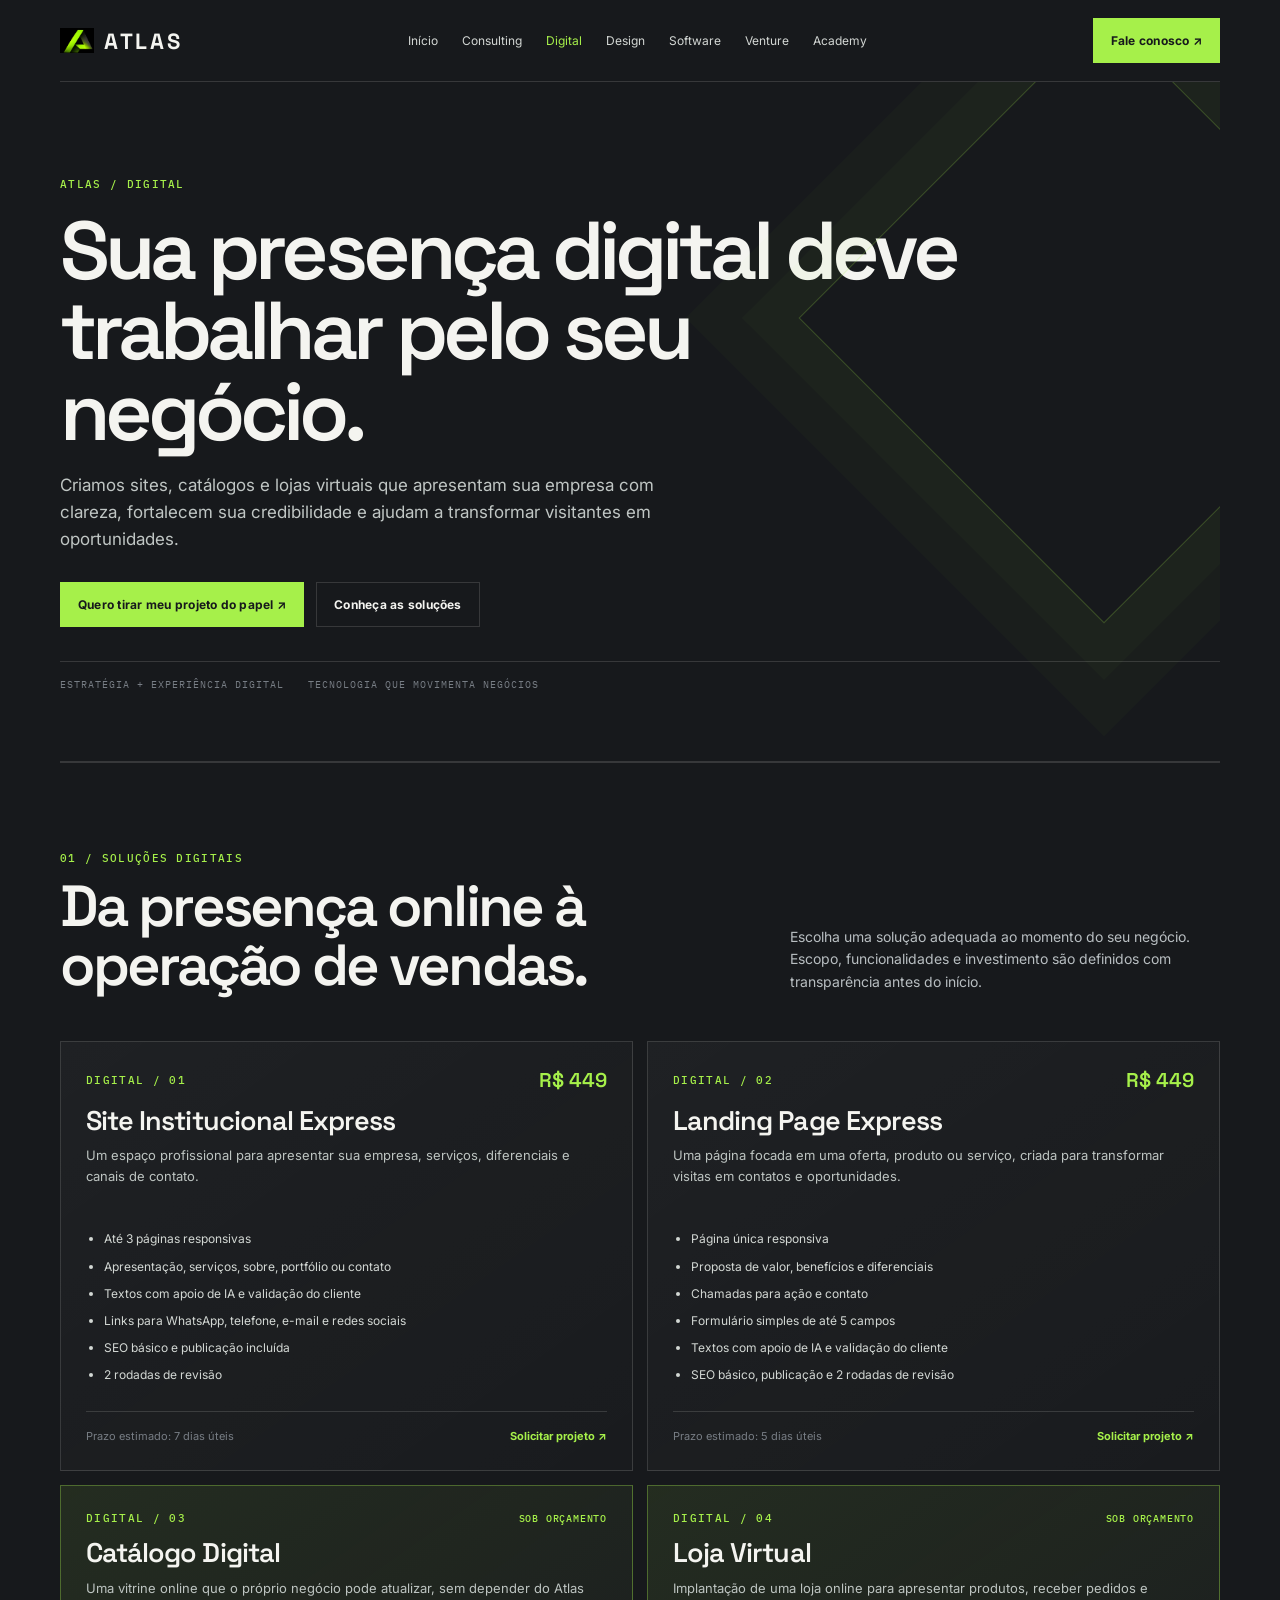
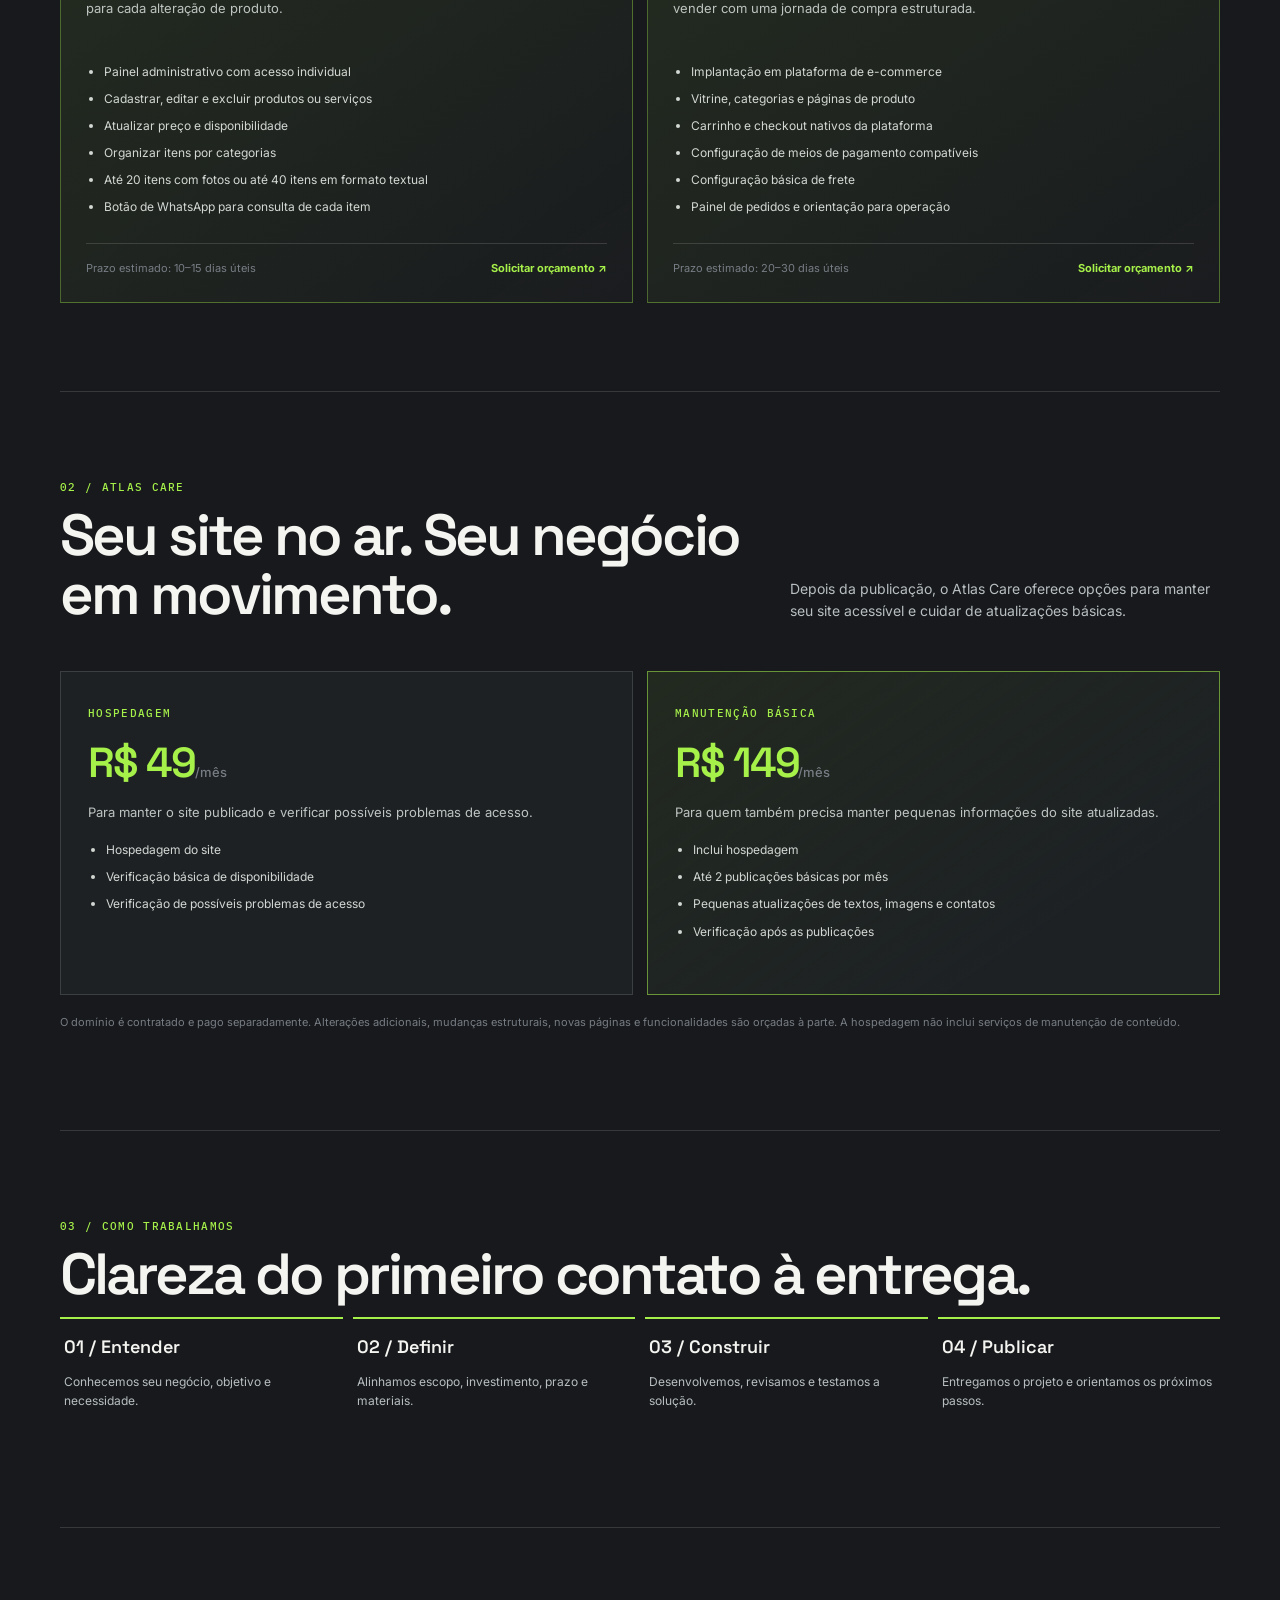
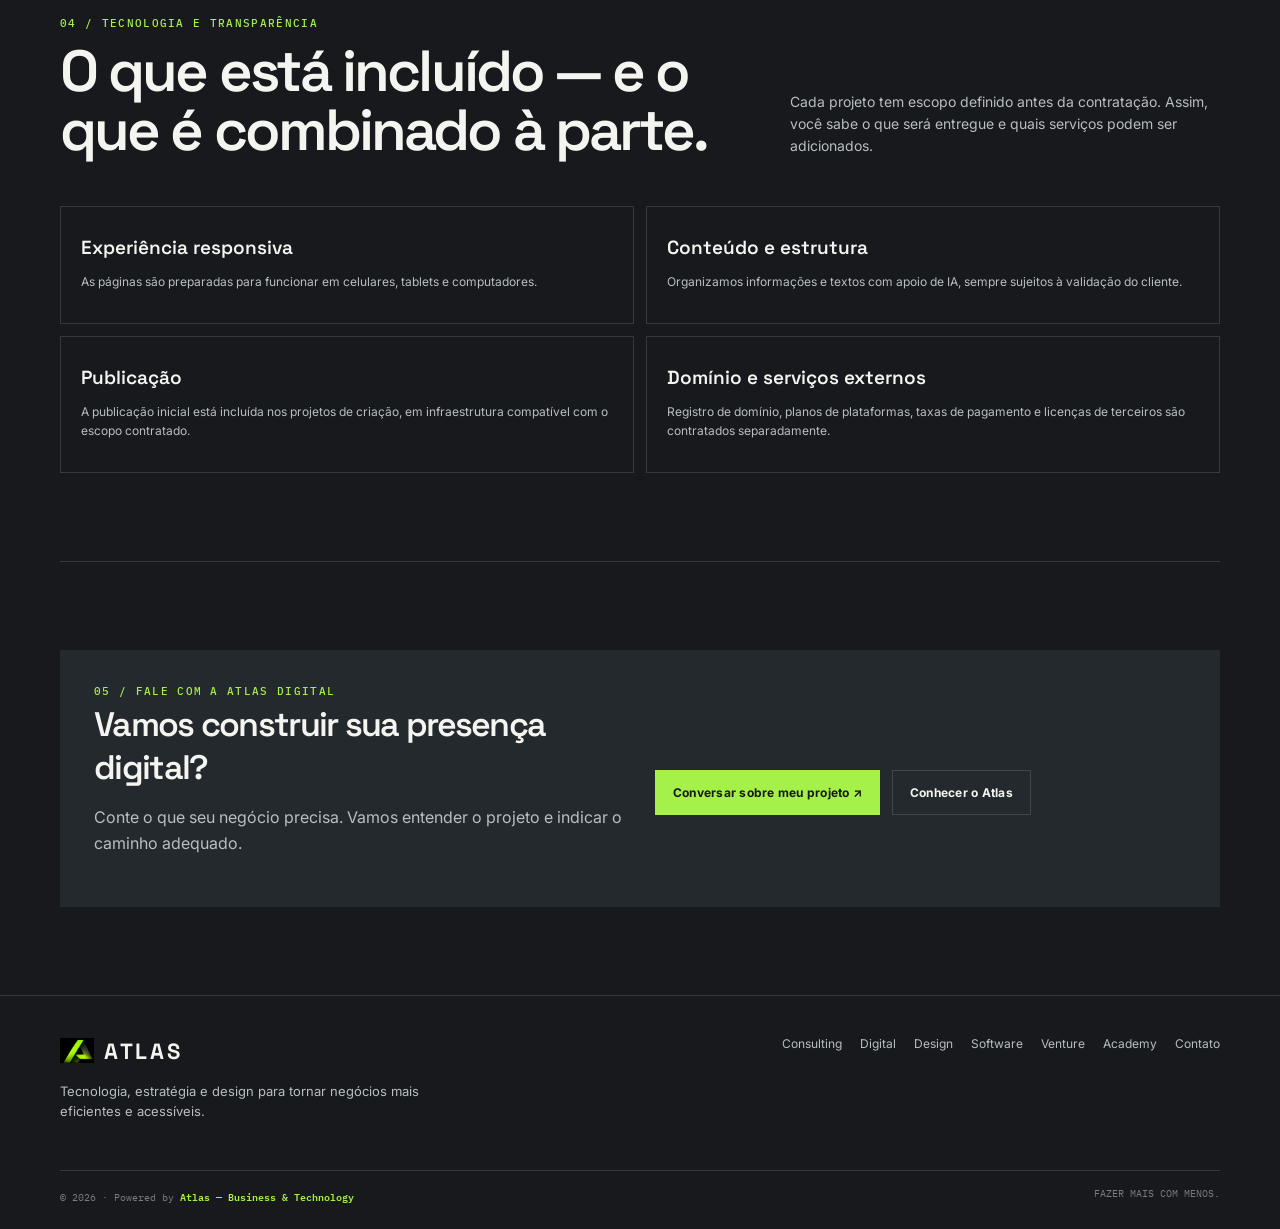
<file: atlas/digital/index.html>
<!doctype html><html lang="pt-BR"><head><meta charset="utf-8"><meta name="viewport" content="width=device-width,initial-scale=1"><meta name="description" content="Atlas Digital — sites, landing pages, catálogos, lojas virtuais e manutenção para negócios."><meta name="theme-color" content="#17191C"><title>Atlas Digital | Atlas</title><link rel="stylesheet" href="../assets/site.css"></head><body><header class="topbar wrap"><a class="brand" href="../index.html"><img src="../assets/atlas-simbolo-A.png" alt="Símbolo Atlas">ATLAS</a><button class="menu-toggle" aria-label="Abrir menu">MENU</button><nav class="nav"><a class="" href="../index.html">Início</a><a class="" href="../consulting/index.html">Consulting</a><a class="active" href="../digital/index.html">Digital</a><a class="" href="../design/index.html">Design</a><a class="" href="../software/index.html">Software</a><a class="" href="../venture/index.html">Venture</a><a class="" href="../academy/index.html">Academy</a></nav><a class="nav-cta" href="../contato/index.html">Fale conosco ↗</a></header><main><section class="page-hero wrap"><div class="mono">ATLAS / DIGITAL</div><h1>Sua presença digital deve trabalhar pelo seu negócio.</h1><p>Criamos sites, catálogos e lojas virtuais que apresentam sua empresa com clareza, fortalecem sua credibilidade e ajudam a transformar visitantes em oportunidades.</p><div class="actions"><a class="btn" href="../contato/index.html?area=digital">Quero tirar meu projeto do papel ↗</a><a class="btn secondary" href="#servicos">Conheça as soluções</a></div><div class="hero-meta"><span>ESTRATÉGIA + EXPERIÊNCIA DIGITAL</span><span>TECNOLOGIA QUE MOVIMENTA NEGÓCIOS</span></div></section><section class="section wrap" id="servicos"><div class="section-head"><div><div class="mono">01 / SOLUÇÕES DIGITAIS</div><h2>Da presença online à operação de vendas.</h2></div><p class="section-intro">Escolha uma solução adequada ao momento do seu negócio. Escopo, funcionalidades e investimento são definidos com transparência antes do início.</p></div>
<div class="product-grid">
<article class="product-card"><div class="product-top"><span class="mono">DIGITAL / 01</span><span class="price">R$ 449</span></div><h3>Site Institucional Express</h3><p>Um espaço profissional para apresentar sua empresa, serviços, diferenciais e canais de contato.</p><ul><li>Até 3 páginas responsivas</li><li>Apresentação, serviços, sobre, portfólio ou contato</li><li>Textos com apoio de IA e validação do cliente</li><li>Links para WhatsApp, telefone, e-mail e redes sociais</li><li>SEO básico e publicação incluída</li><li>2 rodadas de revisão</li></ul><div class="product-foot"><span>Prazo estimado: 7 dias úteis</span><a href="../contato/index.html?area=site-institucional">Solicitar projeto ↗</a></div></article>
<article class="product-card"><div class="product-top"><span class="mono">DIGITAL / 02</span><span class="price">R$ 449</span></div><h3>Landing Page Express</h3><p>Uma página focada em uma oferta, produto ou serviço, criada para transformar visitas em contatos e oportunidades.</p><ul><li>Página única responsiva</li><li>Proposta de valor, benefícios e diferenciais</li><li>Chamadas para ação e contato</li><li>Formulário simples de até 5 campos</li><li>Textos com apoio de IA e validação do cliente</li><li>SEO básico, publicação e 2 rodadas de revisão</li></ul><div class="product-foot"><span>Prazo estimado: 5 dias úteis</span><a href="../contato/index.html?area=landing-page">Solicitar projeto ↗</a></div></article>
<article class="product-card featured"><div class="product-top"><span class="mono">DIGITAL / 03</span><span class="quote">Sob orçamento</span></div><h3>Catálogo Digital</h3><p>Uma vitrine online que o próprio negócio pode atualizar, sem depender do Atlas para cada alteração de produto.</p><ul><li>Painel administrativo com acesso individual</li><li>Cadastrar, editar e excluir produtos ou serviços</li><li>Atualizar preço e disponibilidade</li><li>Organizar itens por categorias</li><li>Até 20 itens com fotos ou até 40 itens em formato textual</li><li>Botão de WhatsApp para consulta de cada item</li></ul><div class="product-foot"><span>Prazo estimado: 10–15 dias úteis</span><a href="../contato/index.html?area=catalogo-digital">Solicitar orçamento ↗</a></div></article>
<article class="product-card featured"><div class="product-top"><span class="mono">DIGITAL / 04</span><span class="quote">Sob orçamento</span></div><h3>Loja Virtual</h3><p>Implantação de uma loja online para apresentar produtos, receber pedidos e vender com uma jornada de compra estruturada.</p><ul><li>Implantação em plataforma de e-commerce</li><li>Vitrine, categorias e páginas de produto</li><li>Carrinho e checkout nativos da plataforma</li><li>Configuração de meios de pagamento compatíveis</li><li>Configuração básica de frete</li><li>Painel de pedidos e orientação para operação</li></ul><div class="product-foot"><span>Prazo estimado: 20–30 dias úteis</span><a href="../contato/index.html?area=loja-virtual">Solicitar orçamento ↗</a></div></article>
</div></section><section class="section wrap" id="atlas-care"><div class="section-head"><div><div class="mono">02 / ATLAS CARE</div><h2>Seu site no ar. Seu negócio em movimento.</h2></div><p class="section-intro">Depois da publicação, o Atlas Care oferece opções para manter seu site acessível e cuidar de atualizações básicas.</p></div><div class="care-grid"><article class="care-card"><span class="mono">HOSPEDAGEM</span><div class="care-price">R$ 49<span>/mês</span></div><p>Para manter o site publicado e verificar possíveis problemas de acesso.</p><ul><li>Hospedagem do site</li><li>Verificação básica de disponibilidade</li><li>Verificação de possíveis problemas de acesso</li></ul></article><article class="care-card care-highlight"><span class="mono">MANUTENÇÃO BÁSICA</span><div class="care-price">R$ 149<span>/mês</span></div><p>Para quem também precisa manter pequenas informações do site atualizadas.</p><ul><li>Inclui hospedagem</li><li>Até 2 publicações básicas por mês</li><li>Pequenas atualizações de textos, imagens e contatos</li><li>Verificação após as publicações</li></ul></article></div><p class="fineprint">O domínio é contratado e pago separadamente. Alterações adicionais, mudanças estruturais, novas páginas e funcionalidades são orçadas à parte. A hospedagem não inclui serviços de manutenção de conteúdo.</p></section><section class="section wrap"><div class="mono">03 / COMO TRABALHAMOS</div><h2>Clareza do primeiro contato à entrega.</h2><div class="steps"><div class="step"><b>01 / Entender</b><p>Conhecemos seu negócio, objetivo e necessidade.</p></div><div class="step"><b>02 / Definir</b><p>Alinhamos escopo, investimento, prazo e materiais.</p></div><div class="step"><b>03 / Construir</b><p>Desenvolvemos, revisamos e testamos a solução.</p></div><div class="step"><b>04 / Publicar</b><p>Entregamos o projeto e orientamos os próximos passos.</p></div></div></section><section class="section wrap"><div class="section-head"><div><div class="mono">04 / TECNOLOGIA E TRANSPARÊNCIA</div><h2>O que está incluído — e o que é combinado à parte.</h2></div><p class="section-intro">Cada projeto tem escopo definido antes da contratação. Assim, você sabe o que será entregue e quais serviços podem ser adicionados.</p></div><div class="service-list"><div class="service"><h3>Experiência responsiva</h3><p>As páginas são preparadas para funcionar em celulares, tablets e computadores.</p></div><div class="service"><h3>Conteúdo e estrutura</h3><p>Organizamos informações e textos com apoio de IA, sempre sujeitos à validação do cliente.</p></div><div class="service"><h3>Publicação</h3><p>A publicação inicial está incluída nos projetos de criação, em infraestrutura compatível com o escopo contratado.</p></div><div class="service"><h3>Domínio e serviços externos</h3><p>Registro de domínio, planos de plataformas, taxas de pagamento e licenças de terceiros são contratados separadamente.</p></div></div></section><section class="section wrap"><div class="contact-panel"><div><div class="mono">05 / FALE COM A ATLAS DIGITAL</div><h2>Vamos construir sua presença digital?</h2><p class="muted">Conte o que seu negócio precisa. Vamos entender o projeto e indicar o caminho adequado.</p></div><div class="actions" style="align-content:center"><a class="btn" href="../contato/index.html?area=digital">Conversar sobre meu projeto ↗</a><a class="btn secondary" href="../index.html">Conhecer o Atlas</a></div></div></section></main><footer class="footer"><div class="wrap"><div class="footer-top"><div><a class="brand" href="../index.html"><img src="../assets/atlas-simbolo-A.png" alt="">ATLAS</a><p class="muted" style="max-width:360px;font-size:13px">Tecnologia, estratégia e design para tornar negócios mais eficientes e acessíveis.</p></div><div class="footer-links"><a href="../consulting/index.html">Consulting</a><a href="../digital/index.html">Digital</a><a href="../design/index.html">Design</a><a href="../software/index.html">Software</a><a href="../venture/index.html">Venture</a><a href="../academy/index.html">Academy</a><a href="../contato/index.html">Contato</a></div></div><div class="footer-bottom"><span>© <span data-year></span> · Powered by <strong class="powered-brand">Atlas — Business &amp; Technology</strong></span><span>FAZER MAIS COM MENOS.</span></div></div></footer><script src="../assets/site.js"></script></body></html>
</file>
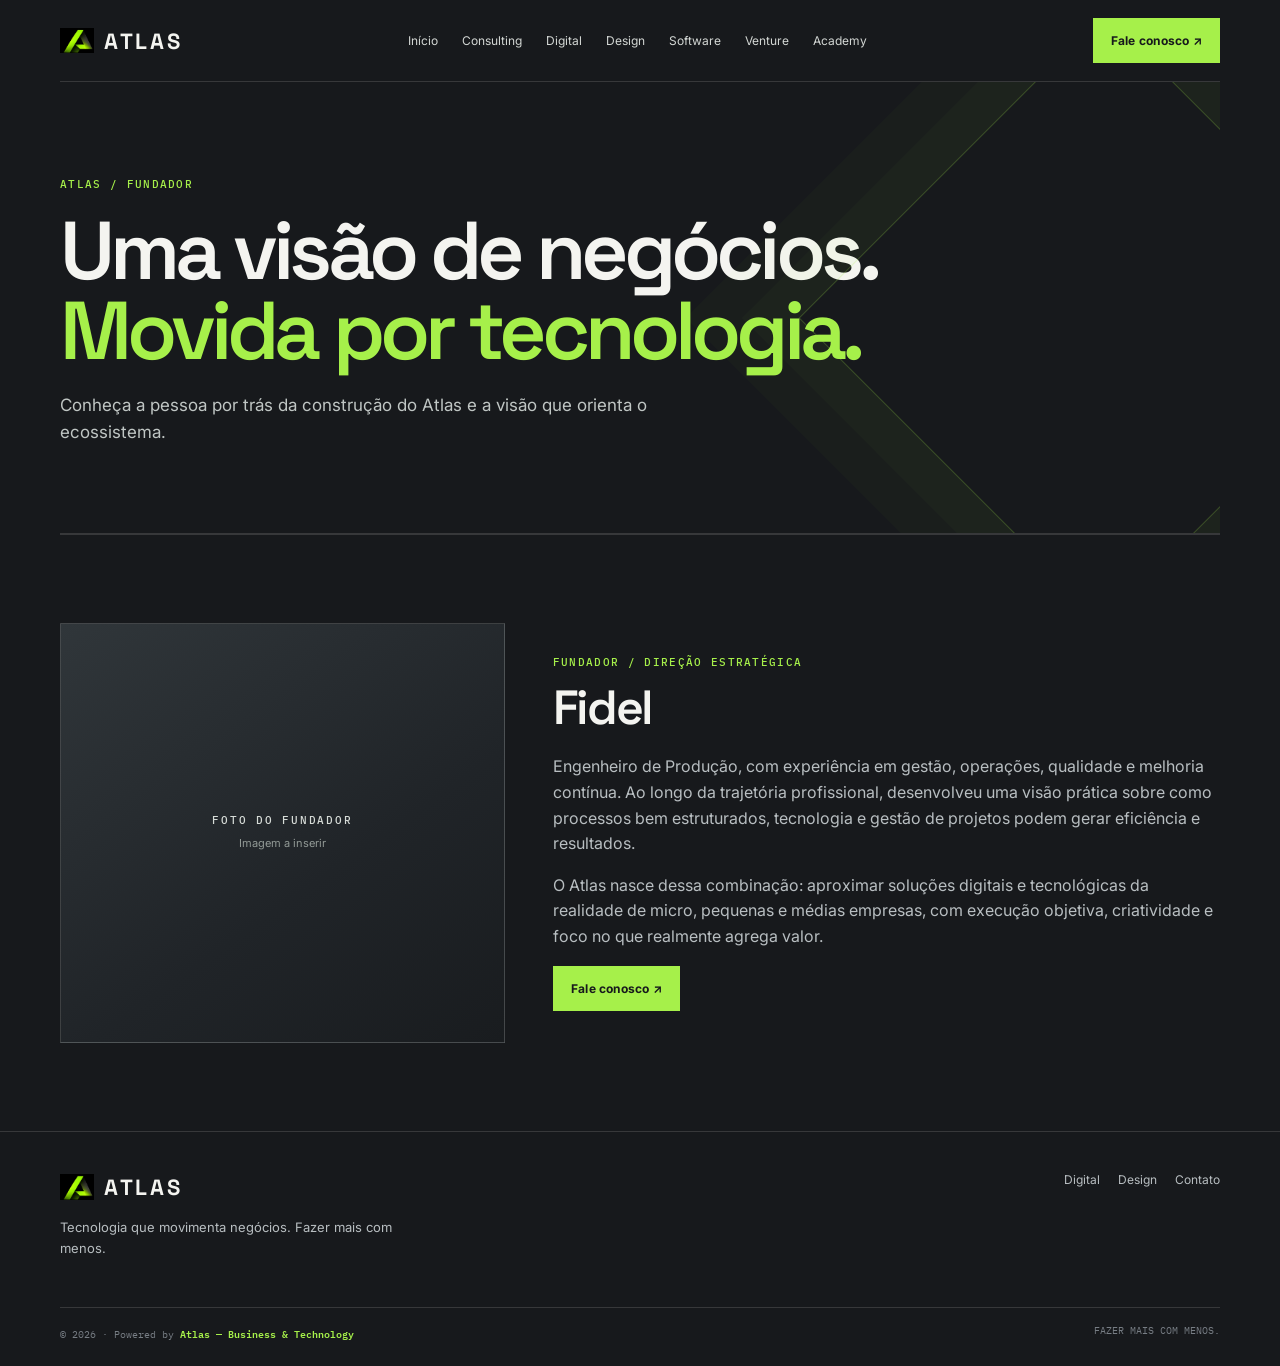
<file: atlas/fundador/index.html>
<!doctype html>
<html lang="pt-BR"><head><meta charset="utf-8"><meta name="viewport" content="width=device-width,initial-scale=1"><meta name="description" content="Conheça a visão e a trajetória por trás do Atlas."><meta name="theme-color" content="#17191C"><title>O fundador | Atlas</title><link rel="stylesheet" href="../assets/site.css"></head>
<body>
<header class="topbar wrap"><a class="brand" href="../index.html"><img src="../assets/atlas-simbolo-A.png" alt="Símbolo Atlas">ATLAS</a><button class="menu-toggle" aria-label="Abrir menu">MENU</button><nav class="nav"><a href="../index.html">Início</a><a href="../consulting/index.html">Consulting</a><a href="../digital/index.html">Digital</a><a href="../design/index.html">Design</a><a href="../software/index.html">Software</a><a href="../venture/index.html">Venture</a><a href="../academy/index.html">Academy</a></nav><a class="nav-cta" href="../contato/index.html">Fale conosco ↗</a></header>
<main>
<section class="page-hero wrap"><div class="mono">ATLAS / FUNDADOR</div><h1>Uma visão de negócios.<br><span class="lime">Movida por tecnologia.</span></h1><p>Conheça a pessoa por trás da construção do Atlas e a visão que orienta o ecossistema.</p></section>
<section class="section wrap founder-profile">
 <div class="founder-photo profile-photo"><span>FOTO DO FUNDADOR</span><small>Imagem a inserir</small></div>
 <div><div class="mono">FUNDADOR / DIREÇÃO ESTRATÉGICA</div><h2>Fidel</h2>
 <p class="muted">Engenheiro de Produção, com experiência em gestão, operações, qualidade e melhoria contínua. Ao longo da trajetória profissional, desenvolveu uma visão prática sobre como processos bem estruturados, tecnologia e gestão de projetos podem gerar eficiência e resultados.</p>
 <p class="muted">O Atlas nasce dessa combinação: aproximar soluções digitais e tecnológicas da realidade de micro, pequenas e médias empresas, com execução objetiva, criatividade e foco no que realmente agrega valor.</p>
 <a class="btn" href="../contato/index.html">Fale conosco ↗</a></div>
</section>
</main>
<footer class="footer"><div class="wrap"><div class="footer-top"><div><a class="brand" href="../index.html"><img src="../assets/atlas-simbolo-A.png" alt="">ATLAS</a><p class="muted" style="max-width:360px;font-size:13px">Tecnologia que movimenta negócios. Fazer mais com menos.</p></div><div class="footer-links"><a href="../digital/index.html">Digital</a><a href="../design/index.html">Design</a><a href="../contato/index.html">Contato</a></div></div><div class="footer-bottom"><span>© <span data-year></span> · Powered by <strong class="powered-brand">Atlas — Business &amp; Technology</strong></span><span>FAZER MAIS COM MENOS.</span></div></div></footer>
<script src="../assets/site.js"></script></body></html>
</file>
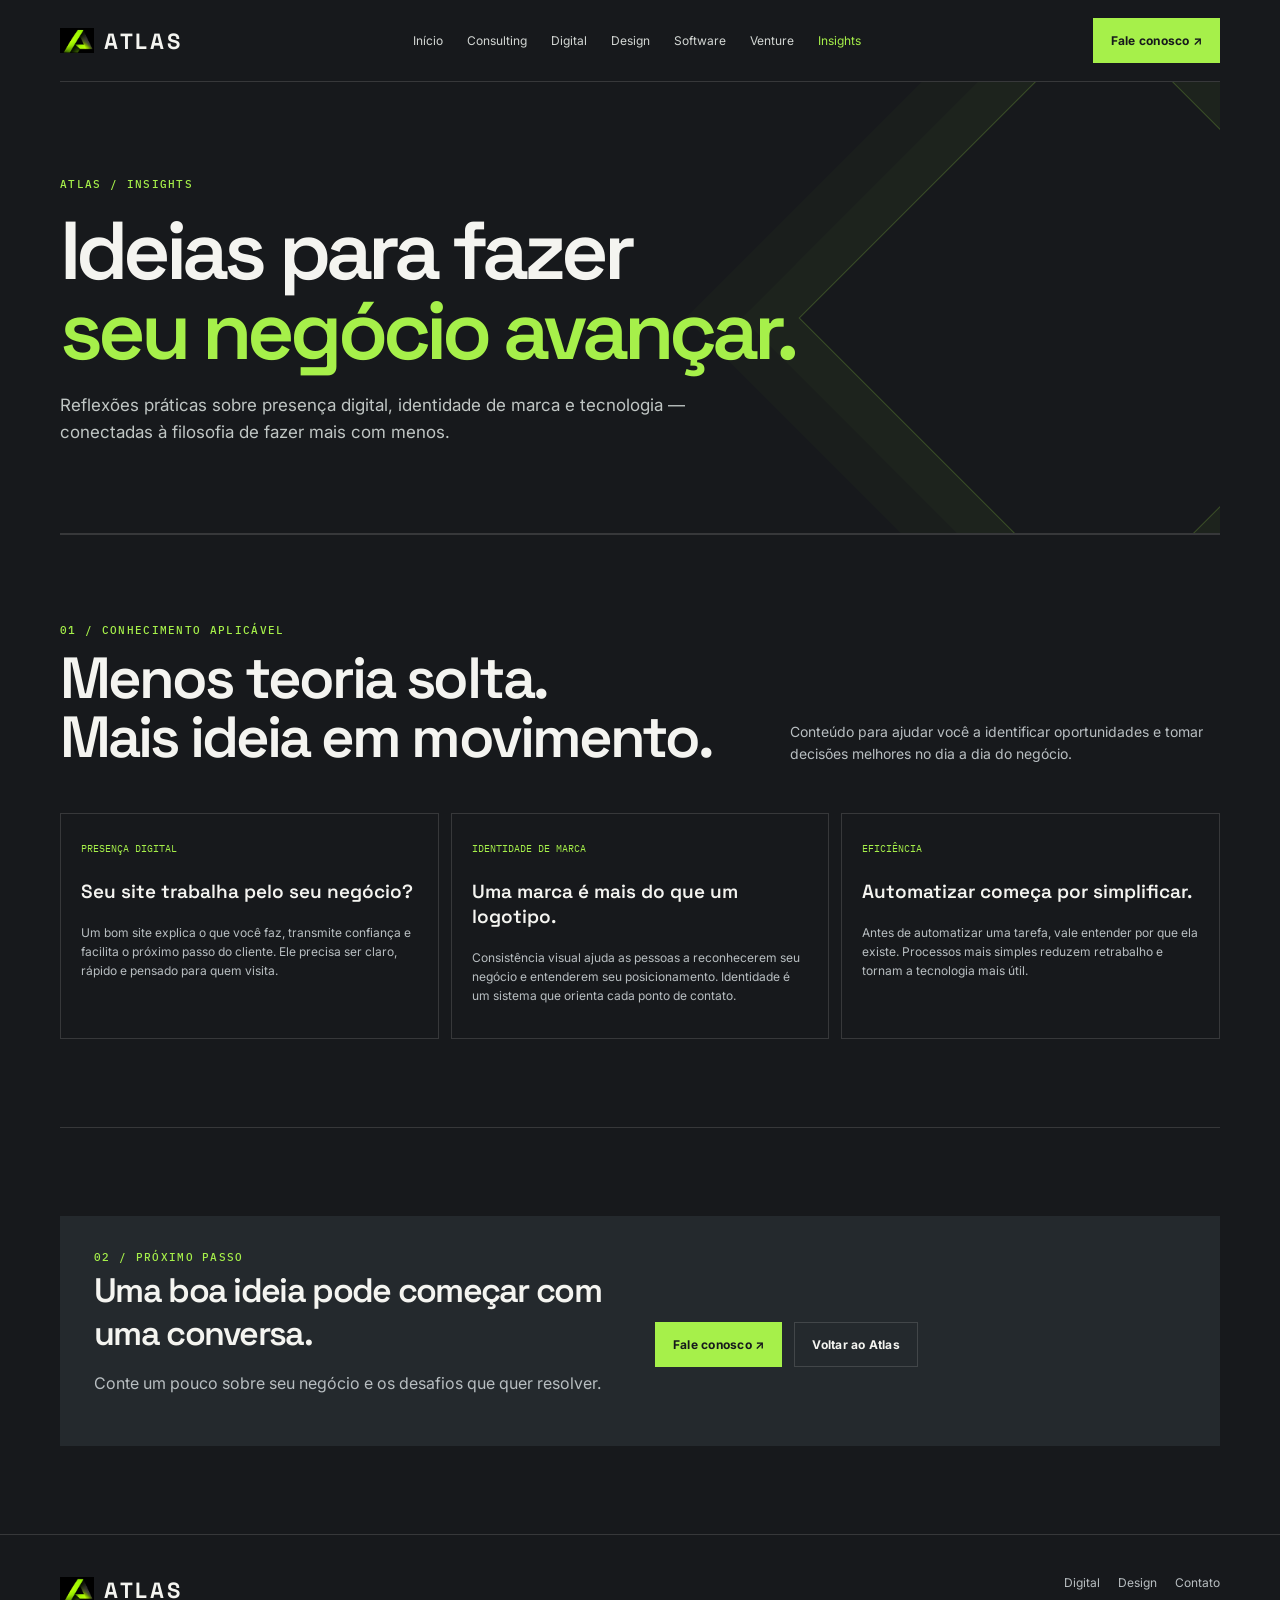
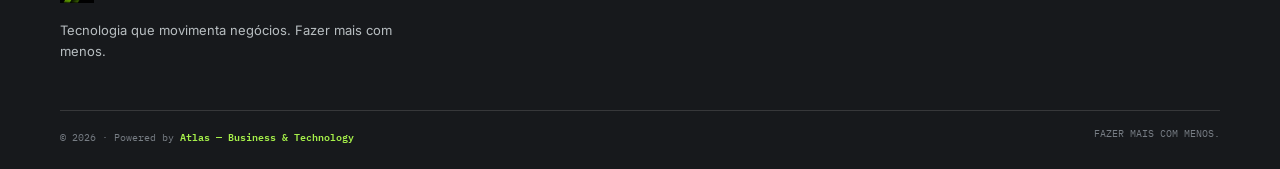
<file: atlas/insights/index.html>
<!doctype html>
<html lang="pt-BR">
<head><meta charset="utf-8"><meta name="viewport" content="width=device-width,initial-scale=1"><meta name="description" content="Ideias práticas sobre presença digital, marca, gestão e tecnologia para negócios."><meta name="theme-color" content="#17191C"><title>Insights | Atlas</title><link rel="stylesheet" href="../assets/site.css"></head>
<body>
<header class="topbar wrap"><a class="brand" href="../index.html"><img src="../assets/atlas-simbolo-A.png" alt="Símbolo Atlas">ATLAS</a><button class="menu-toggle" aria-label="Abrir menu">MENU</button><nav class="nav"><a href="../index.html">Início</a><a href="../consulting/index.html">Consulting</a><a href="../digital/index.html">Digital</a><a href="../design/index.html">Design</a><a href="../software/index.html">Software</a><a href="../venture/index.html">Venture</a><a class="active" href="./index.html">Insights</a></nav><a class="nav-cta" href="../contato/index.html">Fale conosco ↗</a></header>
<main>
<section class="page-hero wrap"><div class="mono">ATLAS / INSIGHTS</div><h1>Ideias para fazer<br><span class="lime">seu negócio avançar.</span></h1><p>Reflexões práticas sobre presença digital, identidade de marca e tecnologia — conectadas à filosofia de fazer mais com menos.</p></section>
<section class="section wrap">
 <div class="section-head"><div><div class="mono">01 / CONHECIMENTO APLICÁVEL</div><h2>Menos teoria solta.<br>Mais ideia em movimento.</h2></div><p class="section-intro">Conteúdo para ajudar você a identificar oportunidades e tomar decisões melhores no dia a dia do negócio.</p></div>
 <div class="content-grid">
  <article class="article"><span class="tag">PRESENÇA DIGITAL</span><h3>Seu site trabalha pelo seu negócio?</h3><p>Um bom site explica o que você faz, transmite confiança e facilita o próximo passo do cliente. Ele precisa ser claro, rápido e pensado para quem visita.</p></article>
  <article class="article"><span class="tag">IDENTIDADE DE MARCA</span><h3>Uma marca é mais do que um logotipo.</h3><p>Consistência visual ajuda as pessoas a reconhecerem seu negócio e entenderem seu posicionamento. Identidade é um sistema que orienta cada ponto de contato.</p></article>
  <article class="article"><span class="tag">EFICIÊNCIA</span><h3>Automatizar começa por simplificar.</h3><p>Antes de automatizar uma tarefa, vale entender por que ela existe. Processos mais simples reduzem retrabalho e tornam a tecnologia mais útil.</p></article>
 </div>
</section>
<section class="section wrap"><div class="contact-panel"><div><div class="mono">02 / PRÓXIMO PASSO</div><h2>Uma boa ideia pode começar com uma conversa.</h2><p class="muted">Conte um pouco sobre seu negócio e os desafios que quer resolver.</p></div><div class="actions" style="align-content:center"><a class="btn" href="../contato/index.html">Fale conosco ↗</a><a class="btn secondary" href="../index.html">Voltar ao Atlas</a></div></div></section>
</main>
<footer class="footer"><div class="wrap"><div class="footer-top"><div><a class="brand" href="../index.html"><img src="../assets/atlas-simbolo-A.png" alt="">ATLAS</a><p class="muted" style="max-width:360px;font-size:13px">Tecnologia que movimenta negócios. Fazer mais com menos.</p></div><div class="footer-links"><a href="../digital/index.html">Digital</a><a href="../design/index.html">Design</a><a href="../contato/index.html">Contato</a></div></div><div class="footer-bottom"><span>© <span data-year></span> · Powered by <strong class="powered-brand">Atlas — Business &amp; Technology</strong></span><span>FAZER MAIS COM MENOS.</span></div></div></footer>
<script src="../assets/site.js"></script></body></html>
</file>
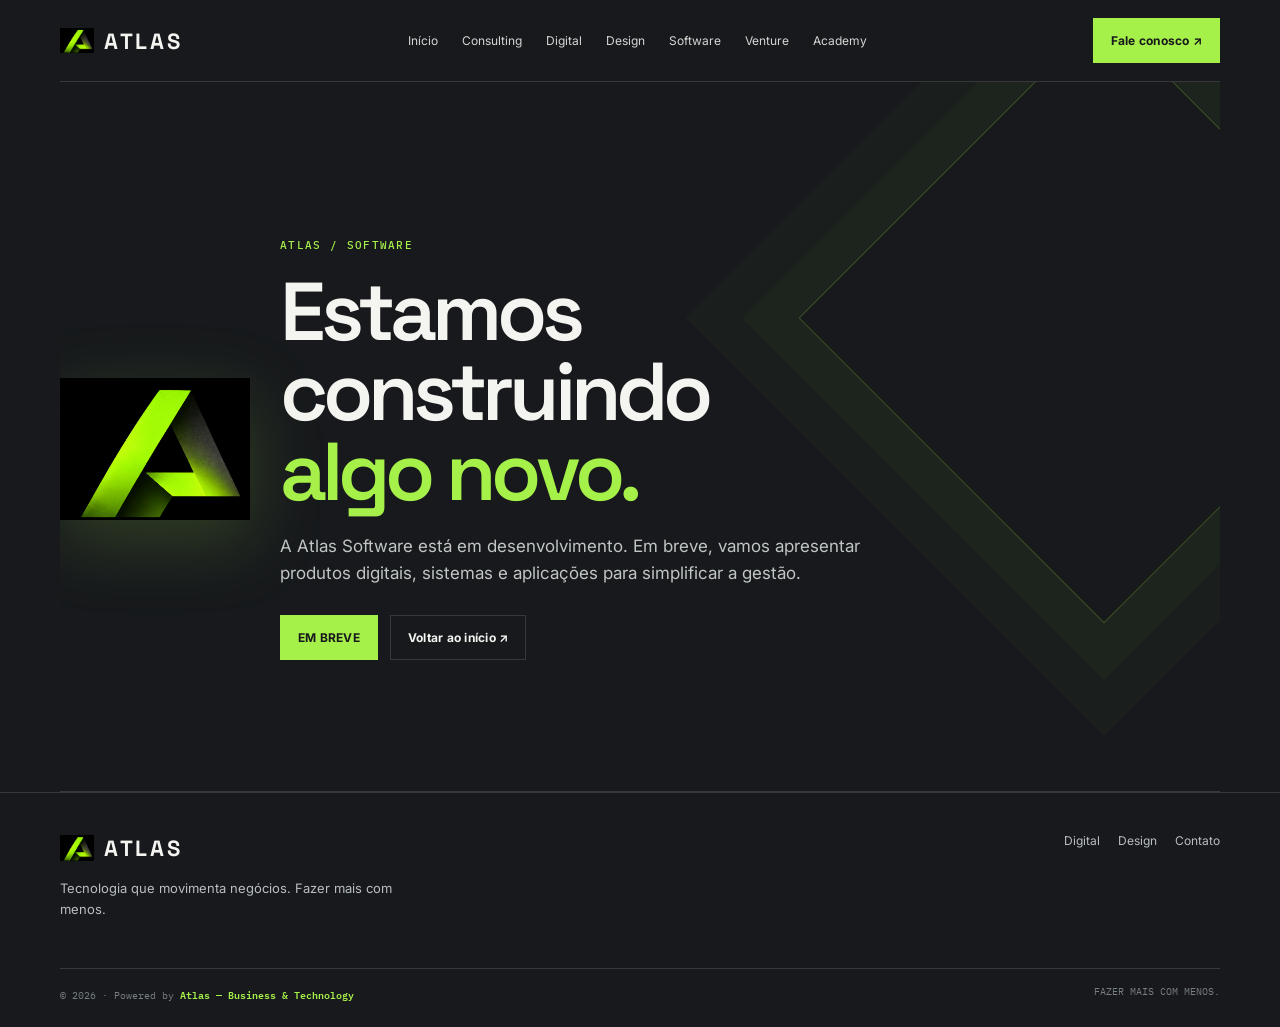
<file: atlas/software/index.html>
<!doctype html><html lang="pt-BR"><head><meta charset="utf-8"><meta name="viewport" content="width=device-width,initial-scale=1"><meta name="description" content="A Atlas Software está em desenvolvimento. Em breve, vamos apresentar produtos digitais, sistemas e aplicações para simplificar a gestão."><meta name="theme-color" content="#17191C"><title>Atlas Software | Atlas — Em breve</title><link rel="stylesheet" href="../assets/site.css"></head><body>
<header class="topbar wrap"><a class="brand" href="../index.html"><img src="../assets/atlas-simbolo-A.png" alt="Símbolo Atlas">ATLAS</a><button class="menu-toggle" aria-label="Abrir menu">MENU</button><nav class="nav"><a href="../index.html">Início</a><a href="../consulting/index.html">Consulting</a><a href="../digital/index.html">Digital</a><a href="../design/index.html">Design</a><a href="../software/index.html">Software</a><a href="../venture/index.html">Venture</a><a href="../academy/index.html">Academy</a></nav><a class="nav-cta" href="../contato/index.html">Fale conosco ↗</a></header>
<main><section class="page-hero wrap" style="min-height:calc(100vh - 190px);display:flex;flex-direction:column;justify-content:center;"><div style="display:flex;align-items:center;gap:30px;flex-wrap:wrap;position:relative;z-index:1"><img src="../assets/atlas-simbolo-A.png" alt="Símbolo Atlas" style="width:min(32vw,190px);height:auto;filter:drop-shadow(0 20px 35px rgba(166,240,74,.18))"><div style="max-width:650px"><div class="mono">ATLAS / SOFTWARE</div><h1 style="font-size:clamp(48px,7vw,82px)">Estamos construindo<br><span class="lime">algo novo.</span></h1><p>A Atlas Software está em desenvolvimento. Em breve, vamos apresentar produtos digitais, sistemas e aplicações para simplificar a gestão.</p><div class="actions"><span class="btn" style="cursor:default">EM BREVE</span><a class="btn secondary" href="../index.html">Voltar ao início ↗</a></div></div></div></section></main>
<footer class="footer"><div class="wrap"><div class="footer-top"><div><a class="brand" href="../index.html"><img src="../assets/atlas-simbolo-A.png" alt="">ATLAS</a><p class="muted" style="max-width:360px;font-size:13px">Tecnologia que movimenta negócios. Fazer mais com menos.</p></div><div class="footer-links"><a href="../digital/index.html">Digital</a><a href="../design/index.html">Design</a><a href="../contato/index.html">Contato</a></div></div><div class="footer-bottom"><span>© <span data-year></span> · Powered by <strong class="powered-brand">Atlas — Business &amp; Technology</strong></span><span>FAZER MAIS COM MENOS.</span></div></div></footer><script src="../assets/site.js"></script></body></html>
</file>
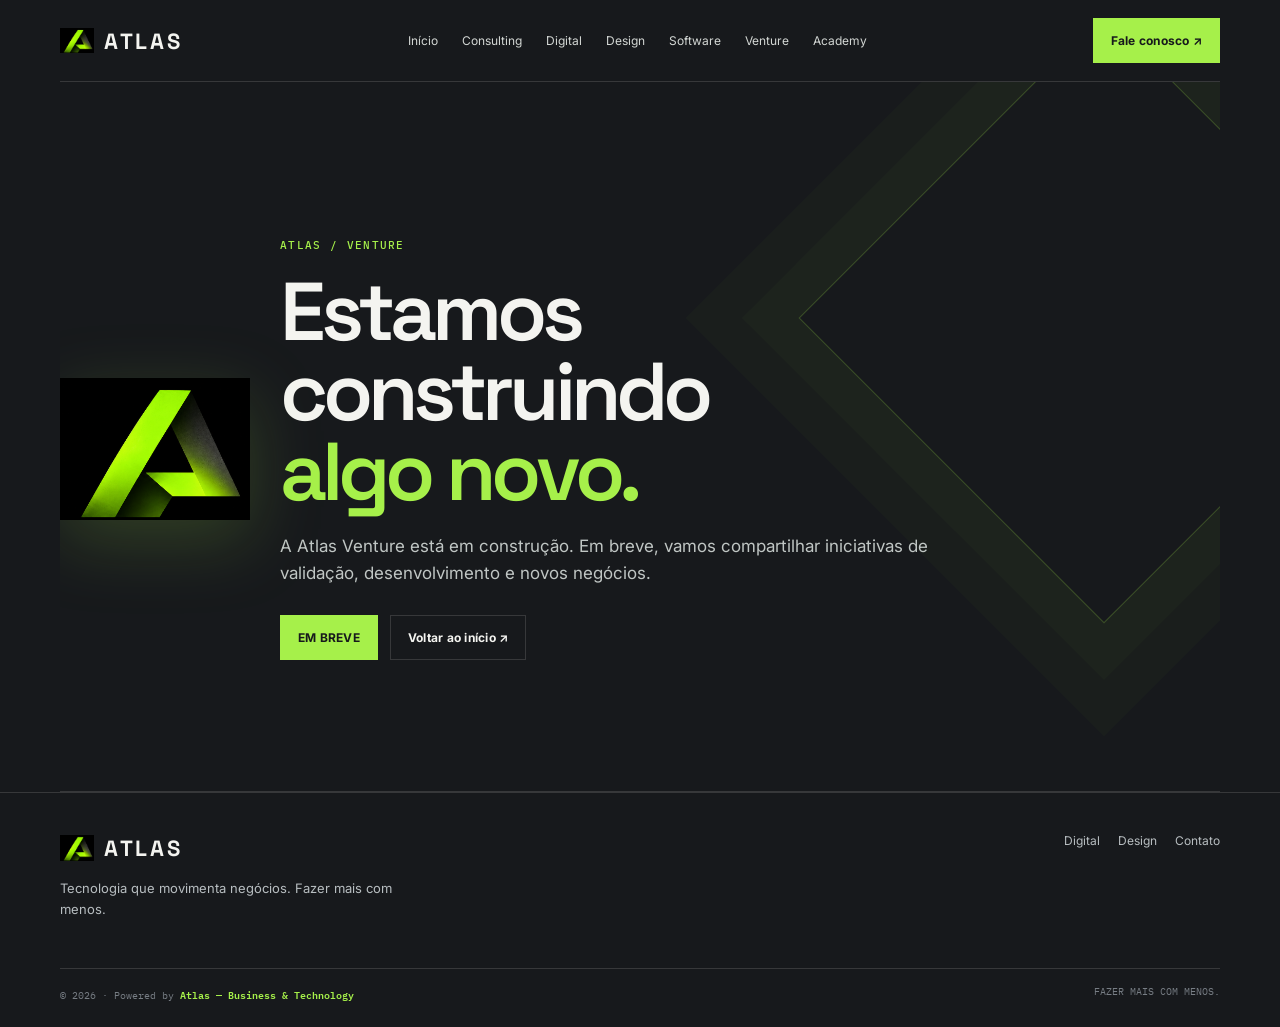
<file: atlas/venture/index.html>
<!doctype html><html lang="pt-BR"><head><meta charset="utf-8"><meta name="viewport" content="width=device-width,initial-scale=1"><meta name="description" content="A Atlas Venture está em construção. Em breve, vamos compartilhar iniciativas de validação, desenvolvimento e novos negócios."><meta name="theme-color" content="#17191C"><title>Atlas Venture | Atlas — Em breve</title><link rel="stylesheet" href="../assets/site.css"></head><body>
<header class="topbar wrap"><a class="brand" href="../index.html"><img src="../assets/atlas-simbolo-A.png" alt="Símbolo Atlas">ATLAS</a><button class="menu-toggle" aria-label="Abrir menu">MENU</button><nav class="nav"><a href="../index.html">Início</a><a href="../consulting/index.html">Consulting</a><a href="../digital/index.html">Digital</a><a href="../design/index.html">Design</a><a href="../software/index.html">Software</a><a href="../venture/index.html">Venture</a><a href="../academy/index.html">Academy</a></nav><a class="nav-cta" href="../contato/index.html">Fale conosco ↗</a></header>
<main><section class="page-hero wrap" style="min-height:calc(100vh - 190px);display:flex;flex-direction:column;justify-content:center;"><div style="display:flex;align-items:center;gap:30px;flex-wrap:wrap;position:relative;z-index:1"><img src="../assets/atlas-simbolo-A.png" alt="Símbolo Atlas" style="width:min(32vw,190px);height:auto;filter:drop-shadow(0 20px 35px rgba(166,240,74,.18))"><div style="max-width:650px"><div class="mono">ATLAS / VENTURE</div><h1 style="font-size:clamp(48px,7vw,82px)">Estamos construindo<br><span class="lime">algo novo.</span></h1><p>A Atlas Venture está em construção. Em breve, vamos compartilhar iniciativas de validação, desenvolvimento e novos negócios.</p><div class="actions"><span class="btn" style="cursor:default">EM BREVE</span><a class="btn secondary" href="../index.html">Voltar ao início ↗</a></div></div></div></section></main>
<footer class="footer"><div class="wrap"><div class="footer-top"><div><a class="brand" href="../index.html"><img src="../assets/atlas-simbolo-A.png" alt="">ATLAS</a><p class="muted" style="max-width:360px;font-size:13px">Tecnologia que movimenta negócios. Fazer mais com menos.</p></div><div class="footer-links"><a href="../digital/index.html">Digital</a><a href="../design/index.html">Design</a><a href="../contato/index.html">Contato</a></div></div><div class="footer-bottom"><span>© <span data-year></span> · Powered by <strong class="powered-brand">Atlas — Business &amp; Technology</strong></span><span>FAZER MAIS COM MENOS.</span></div></div></footer><script src="../assets/site.js"></script></body></html>
</file>
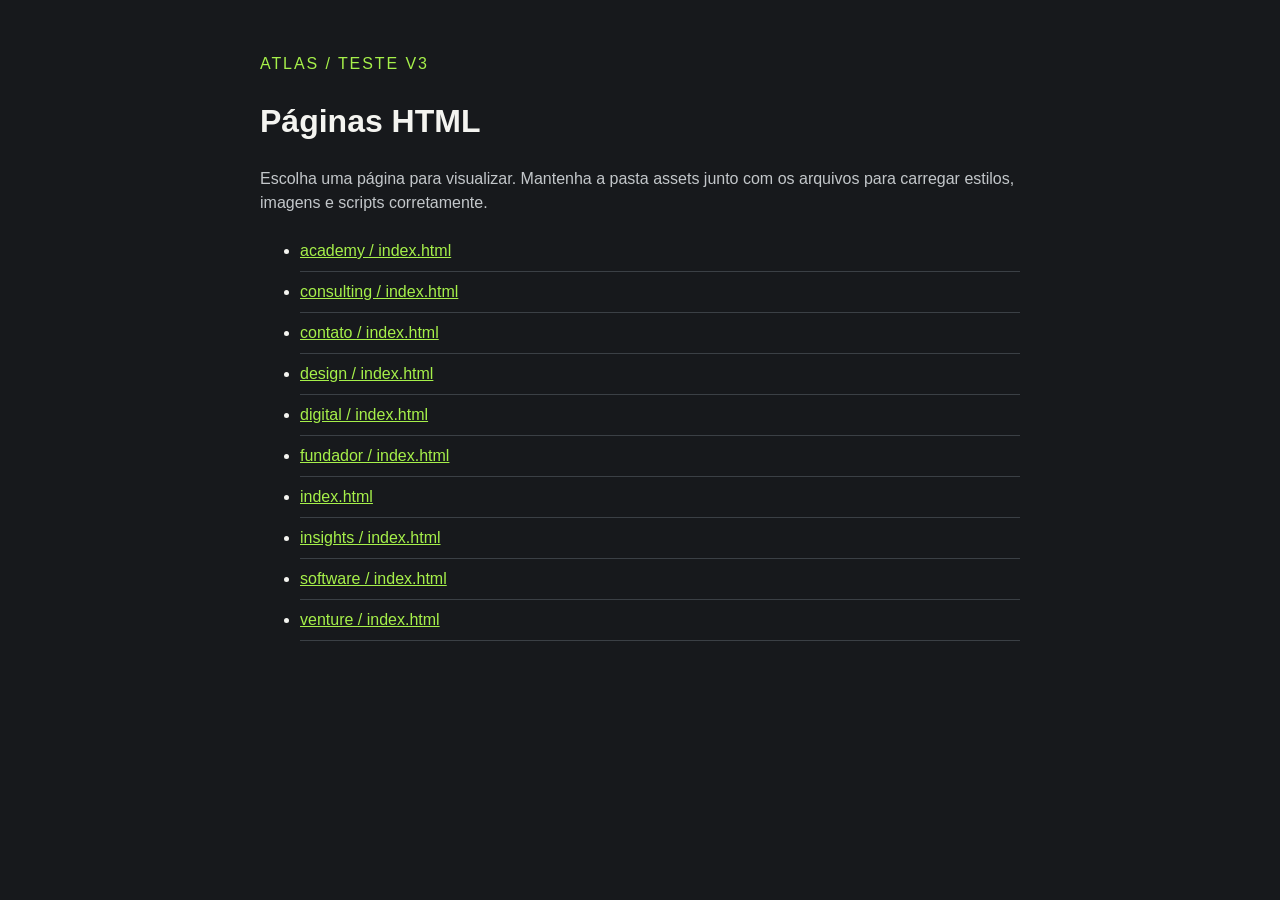
<file: atlas/ABRIR-PRIMEIRO.html>
<!doctype html><html lang="pt-BR"><head><meta charset="utf-8"><meta name="viewport" content="width=device-width,initial-scale=1"><title>Atlas v3 — páginas para teste</title><style>body{font-family:Arial,sans-serif;background:#17191c;color:#f4f4f0;padding:28px;line-height:1.5}main{max-width:760px;margin:auto}a{color:#a6f04a}li{padding:8px 0;border-bottom:1px solid #3b4045}.note{color:#c3c7ca}</style></head><body><main><p style="color:#a6f04a;letter-spacing:.12em">ATLAS / TESTE V3</p><h1>Páginas HTML</h1><p class="note">Escolha uma página para visualizar. Mantenha a pasta assets junto com os arquivos para carregar estilos, imagens e scripts corretamente.</p><ul><li><a href="academy/index.html">academy / index.html</a></li><li><a href="consulting/index.html">consulting / index.html</a></li><li><a href="contato/index.html">contato / index.html</a></li><li><a href="design/index.html">design / index.html</a></li><li><a href="digital/index.html">digital / index.html</a></li><li><a href="fundador/index.html">fundador / index.html</a></li><li><a href="index.html">index.html</a></li><li><a href="insights/index.html">insights / index.html</a></li><li><a href="software/index.html">software / index.html</a></li><li><a href="venture/index.html">venture / index.html</a></li></ul></main></body></html>
</file>
<file: atlas/assets/site.css>
@import url('https://fonts.googleapis.com/css2?family=IBM+Plex+Mono:wght@400;500&family=Inter:wght@400;500;600;700&family=Space+Grotesk:wght@400;500;600;700&display=swap');
:root{--graphite:#17191C;--ivory:#F4F4F0;--lime:#A6F04A;--steel:#777D84;--carbon:#30343A;--sage:#B9C0B2;--line:rgba(244,244,240,.14);--display:'Space Grotesk',Arial,sans-serif;--body:'Inter',Arial,sans-serif;--mono:'IBM Plex Mono',monospace}
*{box-sizing:border-box}html{scroll-behavior:smooth}body{margin:0;background:var(--graphite);color:var(--ivory);font-family:var(--body);line-height:1.6}a{color:inherit;text-decoration:none}button,input,textarea,select{font:inherit}.wrap{width:min(1160px,calc(100% - 44px));margin:auto}.mono{font:500 11px var(--mono);letter-spacing:.12em;text-transform:uppercase;color:var(--lime)}.muted{color:#b8bec1}.lime{color:var(--lime)}.topbar{height:82px;display:flex;align-items:center;justify-content:space-between;border-bottom:1px solid var(--line)}.brand{display:flex;align-items:center;gap:10px;font:700 22px var(--display);letter-spacing:.12em}.brand img{width:34px;height:34px;object-fit:contain}.nav{display:flex;align-items:center;gap:24px;font-size:12px;color:#d3d7d4}.nav a:hover,.nav a.active{color:var(--lime)}.nav-cta,.btn{display:inline-flex;align-items:center;justify-content:center;padding:12px 17px;border:1px solid var(--lime);color:var(--graphite);background:var(--lime);font-weight:700;font-size:12px;letter-spacing:.02em;transition:.2s}.nav-cta:hover,.btn:hover{background:transparent;color:var(--lime)}.btn.secondary{background:transparent;color:var(--ivory);border-color:var(--line)}.btn.secondary:hover{border-color:var(--lime);color:var(--lime)}.menu-toggle{display:none;background:none;border:1px solid var(--line);color:var(--ivory);padding:9px 12px}.hero{min-height:630px;display:grid;grid-template-columns:1.1fr .9fr;align-items:center;gap:30px;padding:76px 0 90px;position:relative;overflow:hidden}.hero:after{content:"";position:absolute;width:460px;height:460px;right:0;top:80px;background:radial-gradient(circle,rgba(166,240,74,.13),transparent 68%);pointer-events:none}.hero h1{font:600 clamp(48px,7vw,88px)/.98 var(--display);letter-spacing:-.065em;margin:22px 0}.hero h1 span{color:var(--lime)}.hero p{max-width:550px;color:#c1c7c5;font-size:16px}.actions{display:flex;gap:12px;flex-wrap:wrap;margin-top:28px}.hero-art{position:relative;z-index:1;display:flex;align-items:center;justify-content:center;min-height:390px}.hero-art img{width:min(100%,500px);height:auto;mix-blend-mode:screen;filter:drop-shadow(0 35px 35px rgba(166,240,74,.13))}.hero-art:after{content:"";position:absolute;width:75%;height:28px;bottom:28px;border-radius:50%;background:rgba(166,240,74,.2);filter:blur(25px)}.section{padding:88px 0;border-top:1px solid var(--line)}.section-head{display:flex;justify-content:space-between;gap:30px;align-items:end;margin-bottom:34px}.section h2{font:600 clamp(34px,5vw,58px)/1.02 var(--display);letter-spacing:-.05em;margin:12px 0}.section-intro{max-width:430px;color:#b8bec1;font-size:14px}.grid{display:grid;grid-template-columns:repeat(2,1fr);gap:14px}.unit-card{border:1px solid var(--line);padding:25px;min-height:220px;display:flex;flex-direction:column;justify-content:space-between;transition:.25s;background:linear-gradient(135deg,rgba(255,255,255,.025),transparent)}.unit-card:hover{border-color:var(--lime);transform:translateY(-4px)}.unit-card h3{font:600 27px var(--display);margin:10px 0 5px}.unit-card p{font-size:13px;color:#b8bec1;max-width:390px}.arrow{color:var(--lime);font-size:20px}.manifesto{background:var(--ivory);color:var(--graphite);padding:70px 7%;display:grid;grid-template-columns:.5fr 1.5fr;gap:30px}.manifesto h2{font:600 clamp(32px,5vw,55px)/1.03 var(--display);letter-spacing:-.05em;margin:0}.manifesto p{font-size:15px;max-width:650px}.principles{display:grid;grid-template-columns:repeat(3,1fr);gap:12px;margin-top:24px}.principle{border-top:2px solid var(--lime);padding:16px 4px}.principle strong{font:600 19px var(--display);display:block}.principle span{font-size:12px;color:#555d5d}.founder{display:grid;grid-template-columns:.8fr 1.2fr;gap:50px;align-items:center}.founder-mark{min-height:260px;border:1px solid var(--line);display:grid;place-items:center;background:linear-gradient(135deg,#22272a,#17191c)}.founder-mark img{width:145px}.founder h2{font:600 42px var(--display);margin:8px 0}.footer{border-top:1px solid var(--line);padding:38px 0 24px}.footer-top{display:flex;justify-content:space-between;gap:24px;align-items:start}.footer-links{display:flex;gap:18px;flex-wrap:wrap;font-size:12px;color:#b8bec1}.footer-bottom{margin-top:35px;padding-top:16px;border-top:1px solid var(--line);font:10px var(--mono);color:var(--steel);display:flex;justify-content:space-between}.page-hero{padding:95px 0 70px;min-height:440px;border-bottom:1px solid var(--line);position:relative;overflow:hidden}.page-hero h1{font:600 clamp(48px,7vw,82px)/.98 var(--display);letter-spacing:-.06em;max-width:900px;margin:20px 0}.page-hero p{max-width:650px;color:#c0c6c4;font-size:17px}.page-hero:after{content:"";position:absolute;right:-100px;top:20px;width:430px;height:430px;border:1px solid rgba(166,240,74,.25);transform:rotate(45deg);box-shadow:0 0 0 40px rgba(166,240,74,.025),0 0 0 80px rgba(166,240,74,.02);pointer-events:none}.two-col{display:grid;grid-template-columns:1fr 1fr;gap:45px}.service-list{display:grid;grid-template-columns:repeat(2,1fr);gap:12px}.service{border:1px solid var(--line);padding:20px}.service h3{font:600 19px var(--display);margin:8px 0}.service p{font-size:12px;color:#b8bec1}.steps{display:grid;grid-template-columns:repeat(4,1fr);gap:10px}.step{border-top:2px solid var(--lime);padding:16px 4px}.step b{font:600 18px var(--display)}.step p{font-size:12px;color:#b8bec1}.content-grid{display:grid;grid-template-columns:repeat(3,1fr);gap:12px}.article{border:1px solid var(--line);padding:20px;min-height:175px}.article h3{font:600 19px var(--display)}.article p{font-size:12px;color:#b8bec1}.tag{font:10px var(--mono);color:var(--lime);text-transform:uppercase}.contact-panel{background:#24292d;padding:34px;display:grid;grid-template-columns:1fr 1fr;gap:30px}.contact-panel h2{font:600 34px var(--display);margin:5px 0}.form{display:grid;gap:10px}.form input,.form textarea,.form select{width:100%;padding:12px;background:#17191c;border:1px solid #444b4e;color:var(--ivory)}.form label{font-size:11px;color:#c2c8c5}.form textarea{min-height:90px}.reveal{animation:rise .8s both}@keyframes rise{from{opacity:0;transform:translateY(18px)}to{opacity:1;transform:translateY(0)}}.intro{position:fixed;inset:0;background:#101214;z-index:20;display:grid;place-items:center;transition:opacity .7s,visibility .7s}.intro.hidden{opacity:0;visibility:hidden}.intro-inner{text-align:center;position:relative}.intro-symbol{width:min(40vw,220px);animation:unfold 1.35s cubic-bezier(.2,.8,.2,1) both;filter:drop-shadow(0 20px 35px rgba(166,240,74,.22))}.intro-word{font:600 19px var(--display);letter-spacing:.38em;margin-top:5px;opacity:0;animation:fade .5s 1s forwards}.intro-line{height:2px;width:0;background:var(--lime);margin:16px auto;animation:line  .55s .85s forwards}@keyframes unfold{0%{opacity:0;transform:perspective(500px) rotateY(70deg) scale(.65);clip-path:inset(48% 48% 48% 48%)}60%{opacity:1;clip-path:inset(0 0 0 0)}100%{transform:perspective(500px) rotateY(0) scale(1)}}@keyframes fade{to{opacity:1}}@keyframes line{to{width:120px}}@media(prefers-reduced-motion:reduce){*,*:before,*:after{animation:none!important;transition:none!important;scroll-behavior:auto!important}}@media(max-width:760px){.nav{display:none;position:absolute;top:81px;left:0;right:0;background:#17191c;padding:22px;z-index:10;flex-direction:column;align-items:flex-start;border-bottom:1px solid var(--line)}.nav.open{display:flex}.menu-toggle{display:block}.nav-cta{display:none}.hero{grid-template-columns:1fr;padding:65px 0 55px;min-height:0}.hero-art{min-height:250px}.hero-art img{width:min(90%,370px)}.section{padding:62px 0}.section-head,.footer-top{display:block}.manifesto{grid-template-columns:1fr;padding:45px 25px}.principles{grid-template-columns:1fr}.founder,.two-col,.contact-panel{grid-template-columns:1fr}.grid,.service-list{grid-template-columns:1fr}.steps{grid-template-columns:repeat(2,1fr)}.content-grid{grid-template-columns:1fr}.page-hero{padding:70px 0 55px;min-height:0}.page-hero:after{opacity:.35}.footer-bottom{display:block}.footer-bottom span{display:block;margin-top:8px}}

/* Atlas homepage refinement v2 */
.manifesto{background:#252a2e;color:var(--ivory);padding:46px 5%;border:1px solid rgba(244,244,240,.08);grid-template-columns:.42fr 1.58fr;gap:26px}
.manifesto .mono{color:#aeb6b2;font-size:10px}
.manifesto h2{font-size:clamp(29px,4vw,43px);letter-spacing:-.045em}
.manifesto p{color:#b8bec1;font-size:14px;max-width:720px;margin:18px 0 0}
.ecosystem-grid{grid-template-columns:repeat(2,minmax(0,1fr));gap:16px}
.unit-card{min-height:235px;padding:26px;background:#1d2124}
.unit-card.is-live{border-color:rgba(166,240,74,.52);background:linear-gradient(145deg,rgba(166,240,74,.075),rgba(255,255,255,.012) 62%)}
.unit-card.is-live:hover{border-color:var(--lime);box-shadow:0 14px 34px rgba(0,0,0,.2)}
.unit-card.is-soon{background:#1b1e21;border-color:rgba(244,244,240,.11)}
.unit-card.is-soon .mono{color:#9ba29f}
.unit-action{display:flex;align-items:center;justify-content:space-between;gap:14px;width:100%;padding:12px 14px;border:1px solid var(--lime);color:var(--lime);font-size:12px;font-weight:700;letter-spacing:.02em;transition:.2s}
.unit-card.is-live:hover .unit-action{background:var(--lime);color:var(--graphite)}
.unit-action b{font-size:17px}
.soon-action{border-color:rgba(244,244,240,.18);color:#aab0ad;background:rgba(255,255,255,.025)}
.unit-card.is-soon:hover{border-color:rgba(244,244,240,.35);transform:translateY(-2px)}
.philosophy-section{padding-bottom:62px}
.insights-bridge{margin-top:48px;padding:25px 28px;border:1px solid var(--line);background:linear-gradient(110deg,#202529,#1a1d20);display:flex;align-items:center;justify-content:space-between;gap:24px}
.insights-bridge h3{font:600 25px var(--display);margin:8px 0 3px}
.insights-bridge p{font-size:13px;color:#b8bec1;margin:0;max-width:620px}
.insights-link{display:inline-flex;align-items:center;gap:24px;padding:13px 16px;border:1px solid var(--lime);color:var(--lime);font-size:12px;font-weight:700;white-space:nowrap}
.insights-link:hover{background:var(--lime);color:var(--graphite)}
.portfolio-section{padding-top:72px;padding-bottom:72px}
.portfolio-section .section-head{margin-bottom:20px}
.portfolio-item{display:grid;grid-template-columns:1fr 1.3fr 1.5fr auto;align-items:center;gap:18px;padding:19px 22px;border:1px solid var(--line);background:rgba(255,255,255,.018)}
.portfolio-item strong{font:600 18px var(--display)}
.portfolio-item>span:not(.mono){font-size:12px;color:#b8bec1}
.portfolio-item>b{font-size:20px;color:var(--lime)}
.portfolio-item:hover{border-color:var(--lime)}
.founder-photo{min-height:310px;display:flex;flex-direction:column;align-items:center;justify-content:center;gap:8px;border:1px solid rgba(244,244,240,.16);background:linear-gradient(145deg,#30363a,#202428 60%,#191c1f);color:#d6dbd7;text-align:center}
.founder-photo span{font:500 11px var(--mono);letter-spacing:.16em}
.founder-photo small{font-size:11px;color:#929a96}
.founder-photo:hover{border-color:var(--lime)}
.founder-profile{display:grid;grid-template-columns:.8fr 1.2fr;gap:48px;align-items:center}
.profile-photo{min-height:420px}
.founder-profile h2{font:600 48px var(--display);margin:8px 0 16px}
.powered-brand{color:var(--lime);font-weight:600}
@media(max-width:760px){
 .manifesto{grid-template-columns:1fr;padding:36px 24px}
 .ecosystem-grid{grid-template-columns:1fr}
 .insights-bridge{display:block;padding:22px}
 .insights-link{margin-top:18px}
 .portfolio-item{grid-template-columns:1fr auto;gap:8px}
 .portfolio-item strong,.portfolio-item>span:not(.mono){grid-column:1}
 .portfolio-item>b{grid-column:2;grid-row:1/4;align-self:center}
 .founder-profile{grid-template-columns:1fr}
 .profile-photo{min-height:300px}
}

/* Product detail system — Atlas Digital & Design */
.hero-meta{display:flex;gap:24px;flex-wrap:wrap;margin-top:34px;padding-top:16px;border-top:1px solid var(--line);font:10px var(--mono);letter-spacing:.1em;color:var(--steel)}
.product-grid{display:grid;grid-template-columns:repeat(2,minmax(0,1fr));gap:14px}
.product-card{display:flex;flex-direction:column;min-height:100%;padding:25px;border:1px solid var(--line);background:linear-gradient(145deg,rgba(255,255,255,.035),rgba(255,255,255,.008));}
.product-card:hover{border-color:rgba(166,240,74,.65)}
.product-card.featured{background:linear-gradient(145deg,rgba(166,240,74,.09),rgba(255,255,255,.012));border-color:rgba(166,240,74,.35)}
.product-top{display:flex;align-items:center;justify-content:space-between;gap:12px;margin-bottom:14px}
.price{font:600 20px var(--display);color:var(--lime);white-space:nowrap}
.quote{font:500 10px var(--mono);color:var(--lime);text-transform:uppercase;letter-spacing:.08em;text-align:right}
.product-card h3{font:600 27px/1.05 var(--display);letter-spacing:-.035em;margin:0 0 10px}
.product-card>p{font-size:13px;color:#bdc4c1;min-height:60px;margin:0 0 12px}
.product-card ul,.care-card ul{padding-left:18px;margin:8px 0 22px;color:#d3d8d4;font-size:12px}
.product-card li,.care-card li{padding:4px 0}
.product-foot{display:flex;justify-content:space-between;align-items:center;gap:12px;margin-top:auto;padding-top:16px;border-top:1px solid var(--line);font-size:11px;color:var(--steel)}
.product-foot a{color:var(--lime);font-weight:700;white-space:nowrap}
.product-foot a:hover{text-decoration:underline}
.care-grid{display:grid;grid-template-columns:repeat(2,minmax(0,1fr));gap:14px}
.care-card{padding:27px;border:1px solid var(--line);background:#1d2124}
.care-highlight{border-color:rgba(166,240,74,.55);background:linear-gradient(145deg,rgba(166,240,74,.08),#1d2124 75%)}
.care-price{font:600 42px var(--display);letter-spacing:-.05em;color:var(--lime);margin:12px 0}
.care-price span{font:500 13px var(--body);color:var(--steel);letter-spacing:0}
.care-card p{font-size:13px;color:#bdc4c1}
.fineprint{font-size:11px;line-height:1.7;color:var(--steel);margin-top:18px}
@media(max-width:760px){.product-grid,.care-grid{grid-template-columns:1fr}.product-card>p{min-height:0}.product-foot{align-items:flex-start;flex-direction:column}.hero-meta{gap:10px;flex-direction:column}}

/* Homepage v3 — manifesto integrado às frentes de atuação */
.manifesto-ecosystem{padding-top:68px;padding-bottom:72px}
.manifesto-copy{max-width:900px;padding:0 0 34px;border-bottom:1px solid var(--line);margin-bottom:30px}
.manifesto-copy h2{font:600 clamp(34px,5vw,58px)/1.02 var(--display);letter-spacing:-.05em;margin:14px 0 18px;max-width:780px}
.manifesto-copy p{max-width:880px;color:#c0c6c4;font-size:15px;line-height:1.75}
.manifesto-copy p:last-child{margin-bottom:0}
.fronts-label{margin:0 0 18px;color:var(--lime)}
.manifesto-ecosystem .ecosystem-grid{grid-template-columns:repeat(2,minmax(0,1fr))}
.manifesto-ecosystem .unit-card p{font-size:13px;line-height:1.7}
@media(max-width:700px){.manifesto-ecosystem{padding-top:48px;padding-bottom:48px}.manifesto-copy{padding-bottom:26px;margin-bottom:24px}.manifesto-copy h2{font-size:clamp(32px,9vw,44px)}.manifesto-copy p{font-size:14px}.manifesto-ecosystem .ecosystem-grid{grid-template-columns:1fr}.manifesto-ecosystem .unit-card{min-height:unset;gap:24px}}
</file>
